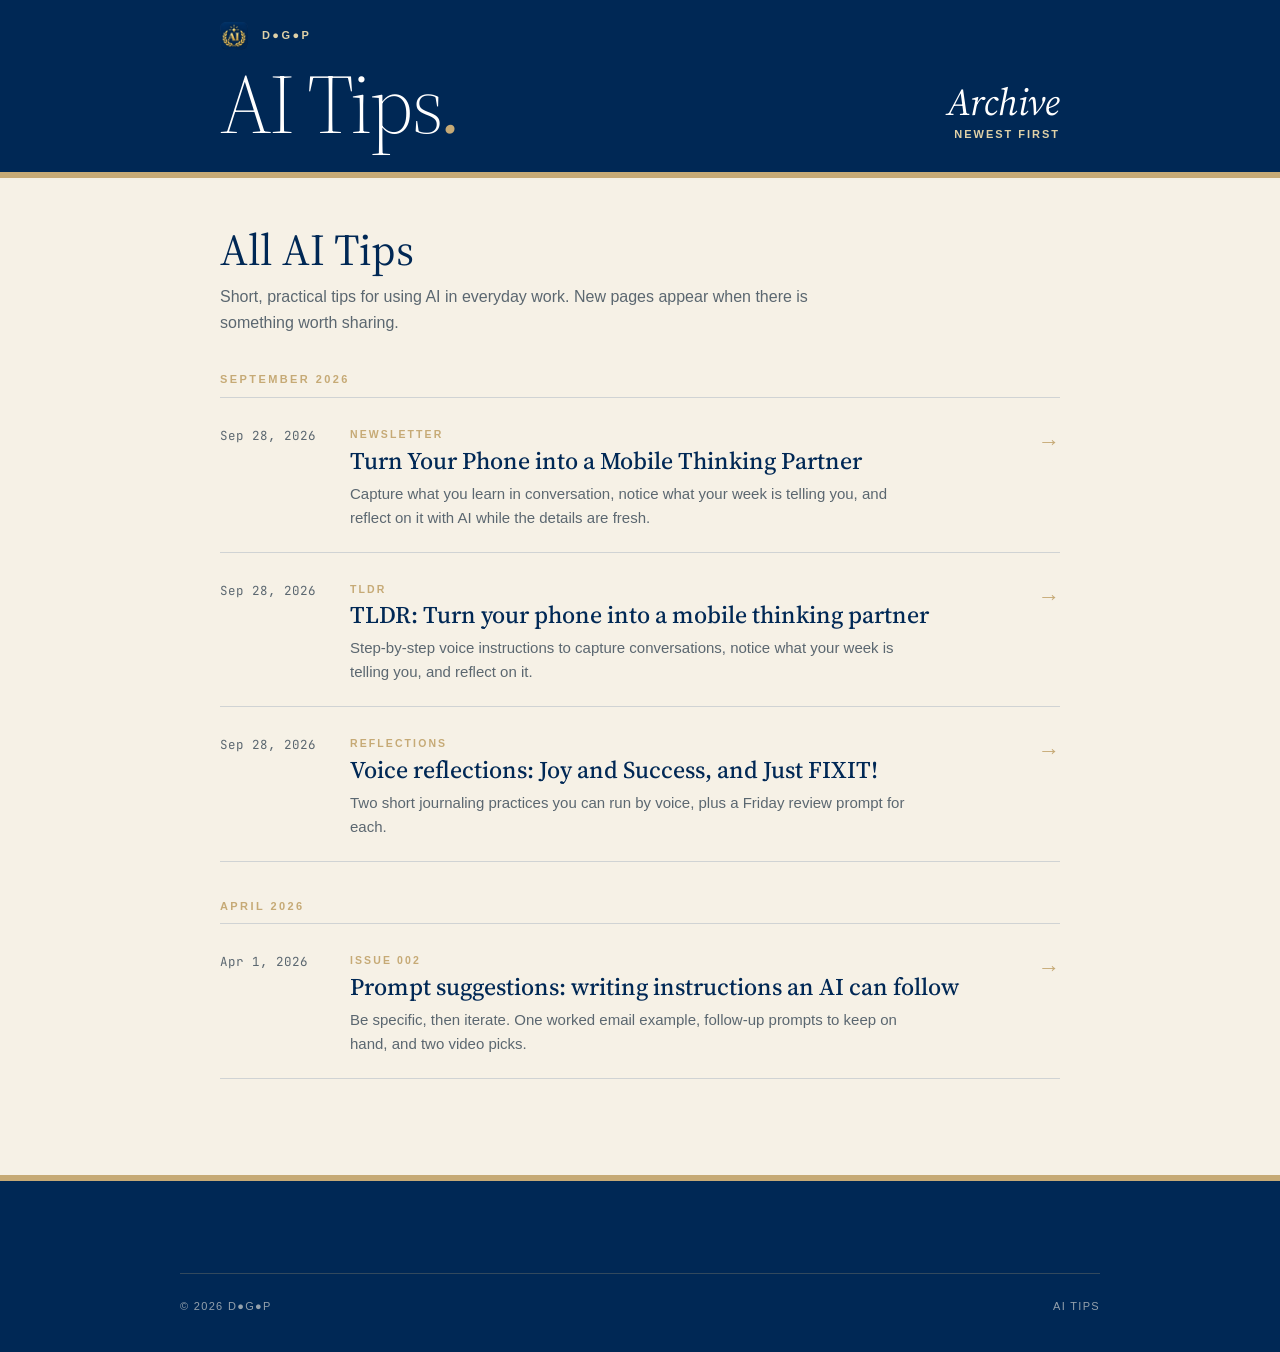
<file: index.html>
<!DOCTYPE html>
<html lang="en">
<head>
<meta charset="UTF-8" />
<meta name="viewport" content="width=device-width, initial-scale=1.0" />
<title>AI Tips: All Pages</title>
<meta name="description" content="Short, practical AI tips from D&#9679;G&#9679;P." />
<link rel="icon" href="assets/favicon.svg" type="image/svg+xml" />
<link rel="icon" href="favicon.ico" sizes="48x48" />
<link rel="apple-touch-icon" href="assets/apple-touch-icon.png" />
<link rel="manifest" href="assets/site.webmanifest" />
<meta name="theme-color" content="#002855" />
<link rel="stylesheet" href="assets/style.css" />
</head>
<body>
<header class="masthead"><div class="masthead-inner">
  <div>
    <div class="pub"><img class="pub-icon" src="assets/favicon.svg" alt="" width="28" height="28" /><span>D&#9679;G&#9679;P</span></div>
    <a class="home" href="./"><div class="wordmark">AI&nbsp;Tips<em>.</em></div></a>
  </div>
  <div class="meta"><span class="meta-num">Archive</span>Newest first</div>
</div></header>
<main class="archive">
<h1>All AI Tips</h1>
<p class="intro">Short, practical tips for using AI in everyday work. New pages appear when there is something worth sharing.</p>
<h2 class="month">September 2026</h2>
<a class="entry" id="voice-mode" href="2026-09-28-voice-mode/"><time datetime="2026-09-28">Sep 28, 2026</time><div><span class="tag">Newsletter</span><h3>Turn Your Phone into a Mobile Thinking Partner</h3><p>Capture what you learn in conversation, notice what your week is telling you, and reflect on it with AI while the details are fresh.</p></div><span class="go" aria-hidden="true">&rarr;</span></a>
<a class="entry" id="voice-mode-tldr" href="2026-09-28-voice-mode-tldr/"><time datetime="2026-09-28">Sep 28, 2026</time><div><span class="tag">TLDR</span><h3>TLDR: Turn your phone into a mobile thinking partner</h3><p>Step-by-step voice instructions to capture conversations, notice what your week is telling you, and reflect on it.</p></div><span class="go" aria-hidden="true">&rarr;</span></a>
<a class="entry" id="voice-reflections" href="2026-09-28-voice-reflections/"><time datetime="2026-09-28">Sep 28, 2026</time><div><span class="tag">Reflections</span><h3>Voice reflections: Joy and Success, and Just FIXIT!</h3><p>Two short journaling practices you can run by voice, plus a Friday review prompt for each.</p></div><span class="go" aria-hidden="true">&rarr;</span></a>
<h2 class="month">April 2026</h2>
<a class="entry" id="prompt-suggestions" href="2026-04-prompt-suggestions/"><time datetime="2026-04-01">Apr 1, 2026</time><div><span class="tag">Issue 002</span><h3>Prompt suggestions: writing instructions an AI can follow</h3><p>Be specific, then iterate. One worked email example, follow-up prompts to keep on hand, and two video picks.</p></div><span class="go" aria-hidden="true">&rarr;</span></a>
</main>
<footer class="footer"><div class="colophon"><span>&copy; 2026 D&#9679;G&#9679;P</span><span>AI Tips</span></div></footer>
</body>
</html>
</file>
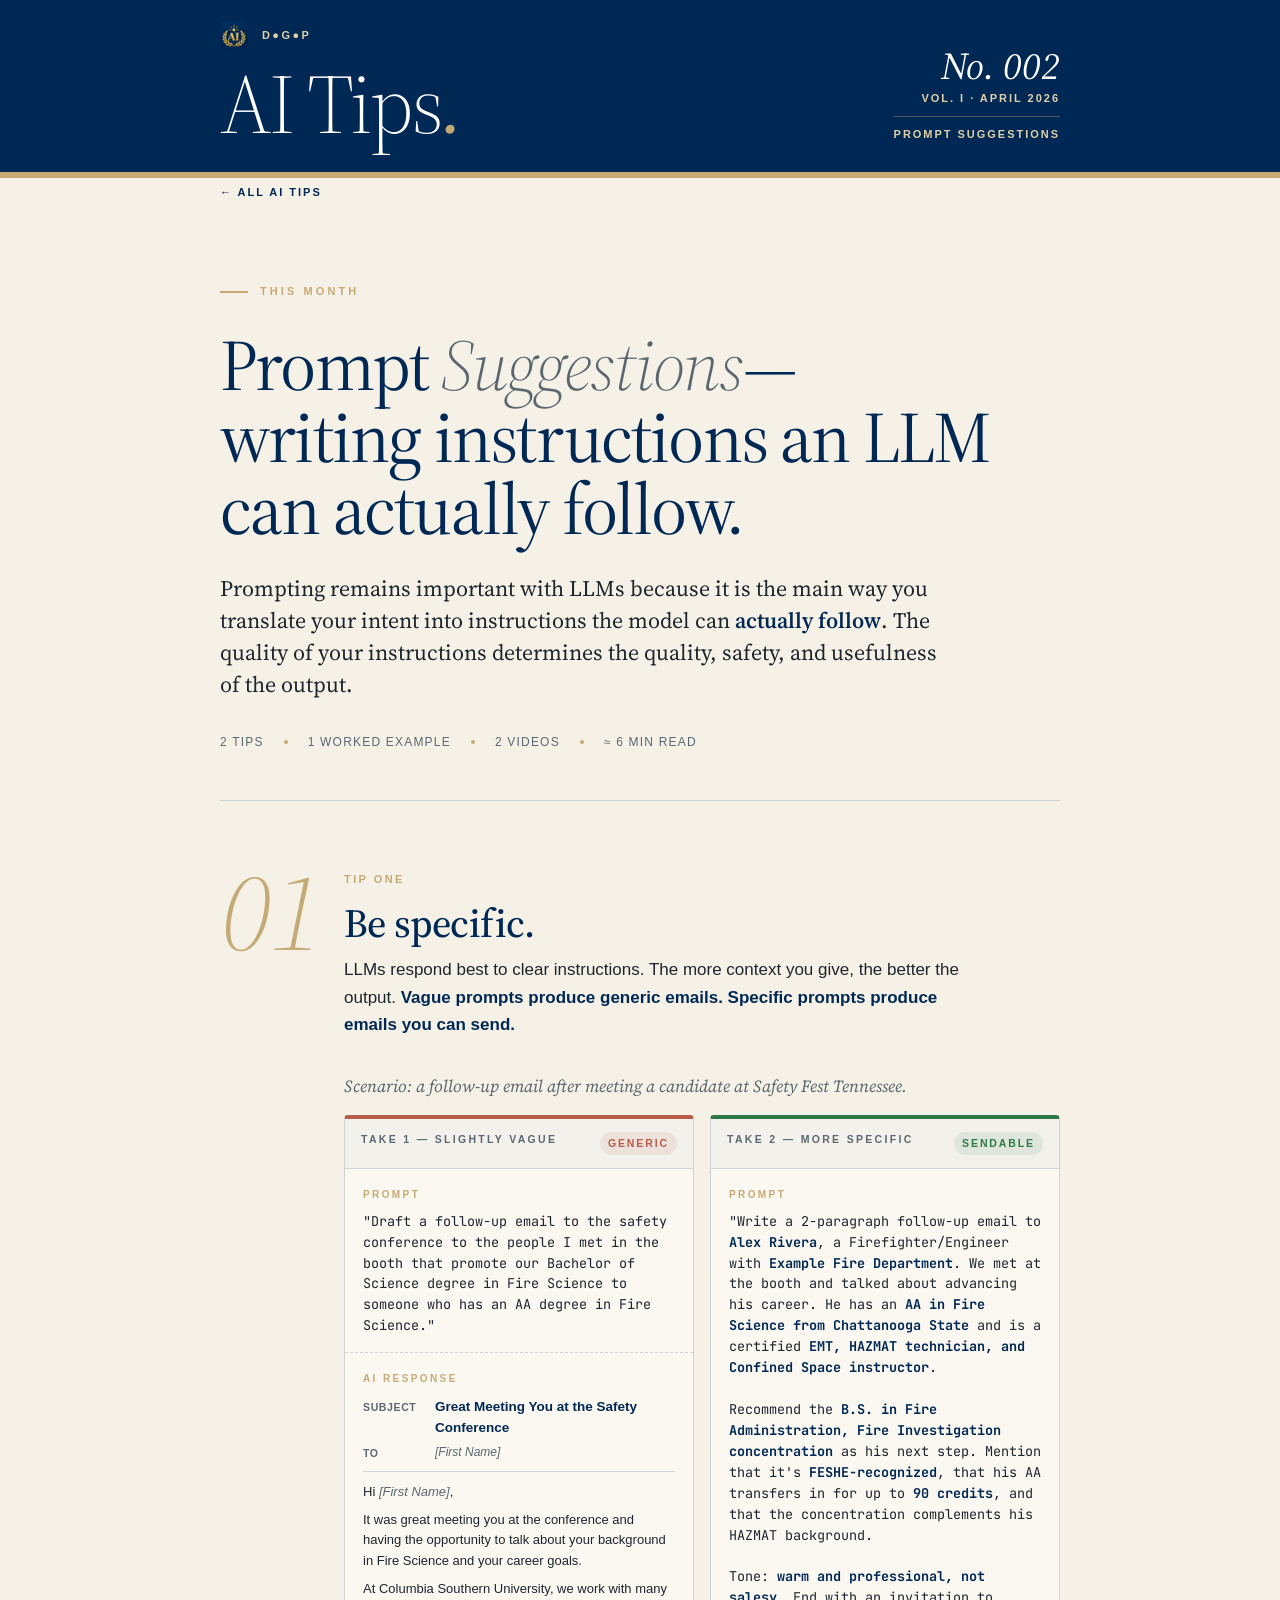
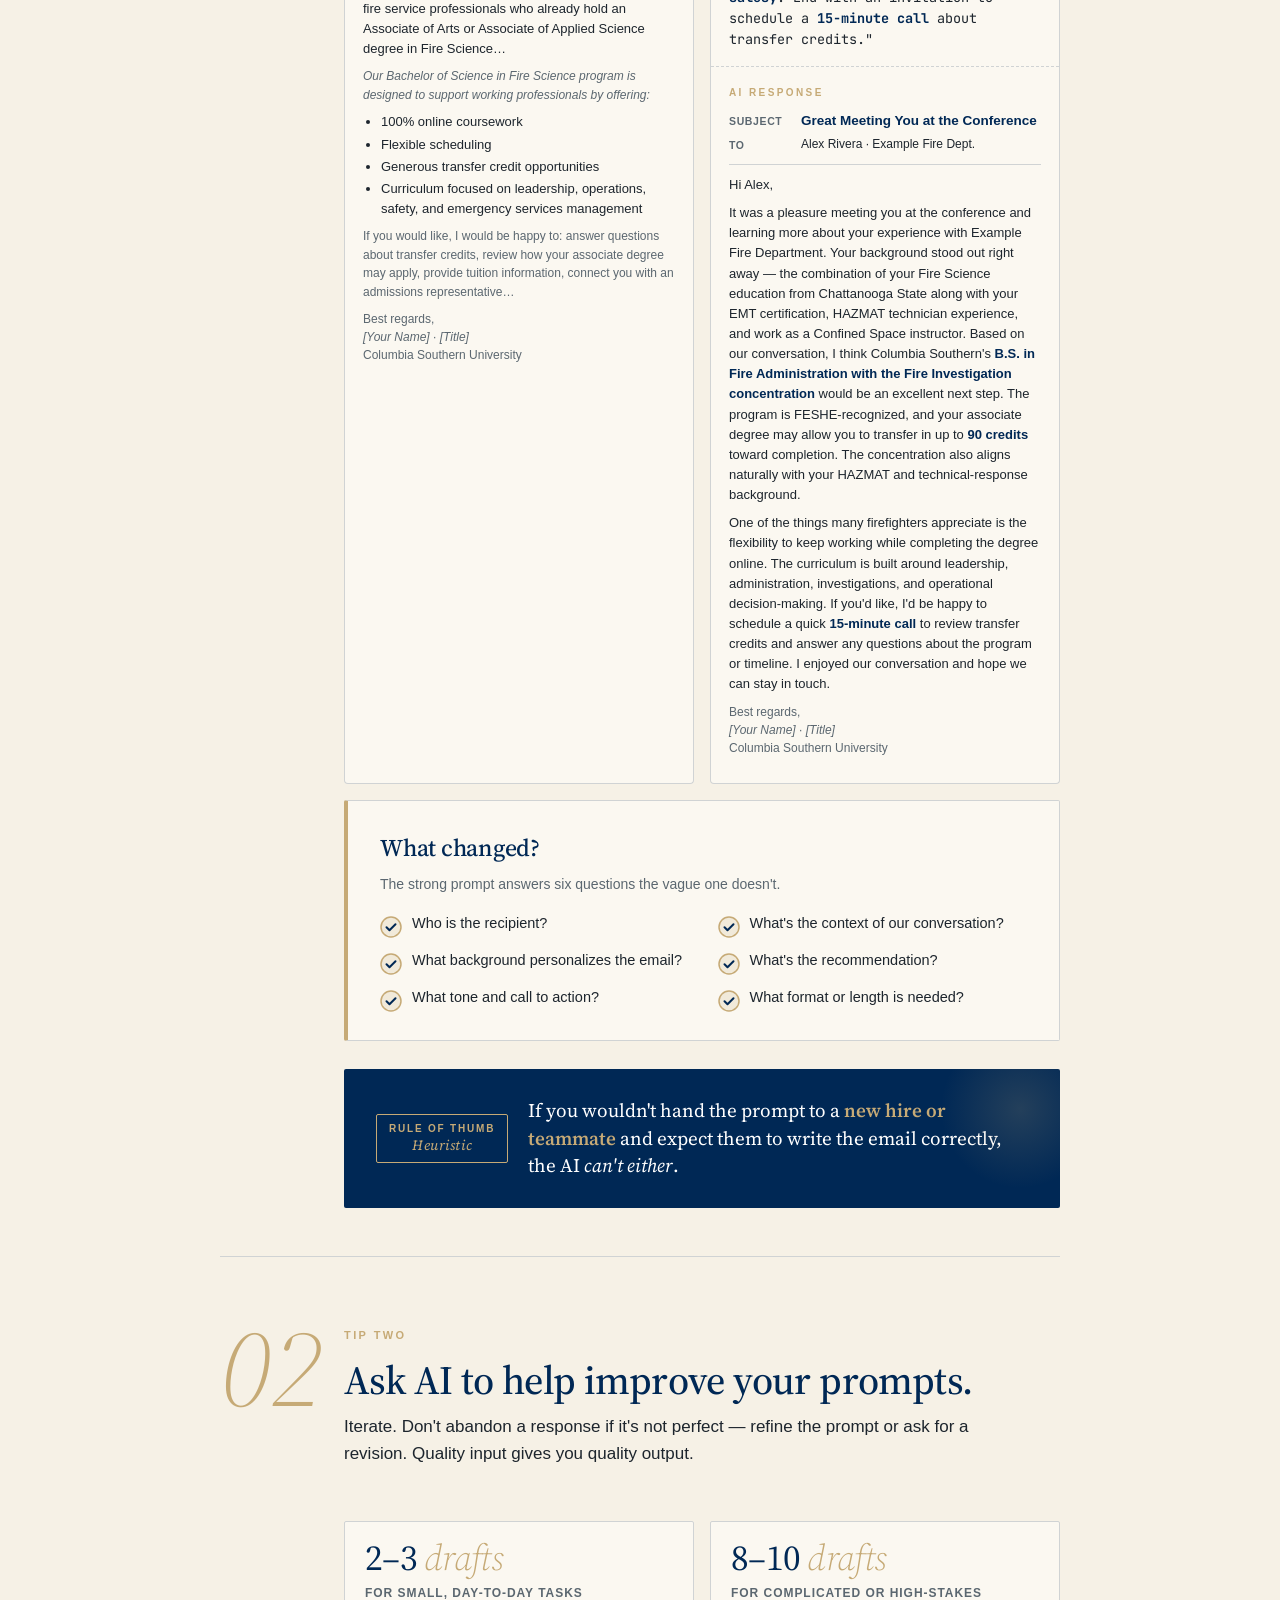
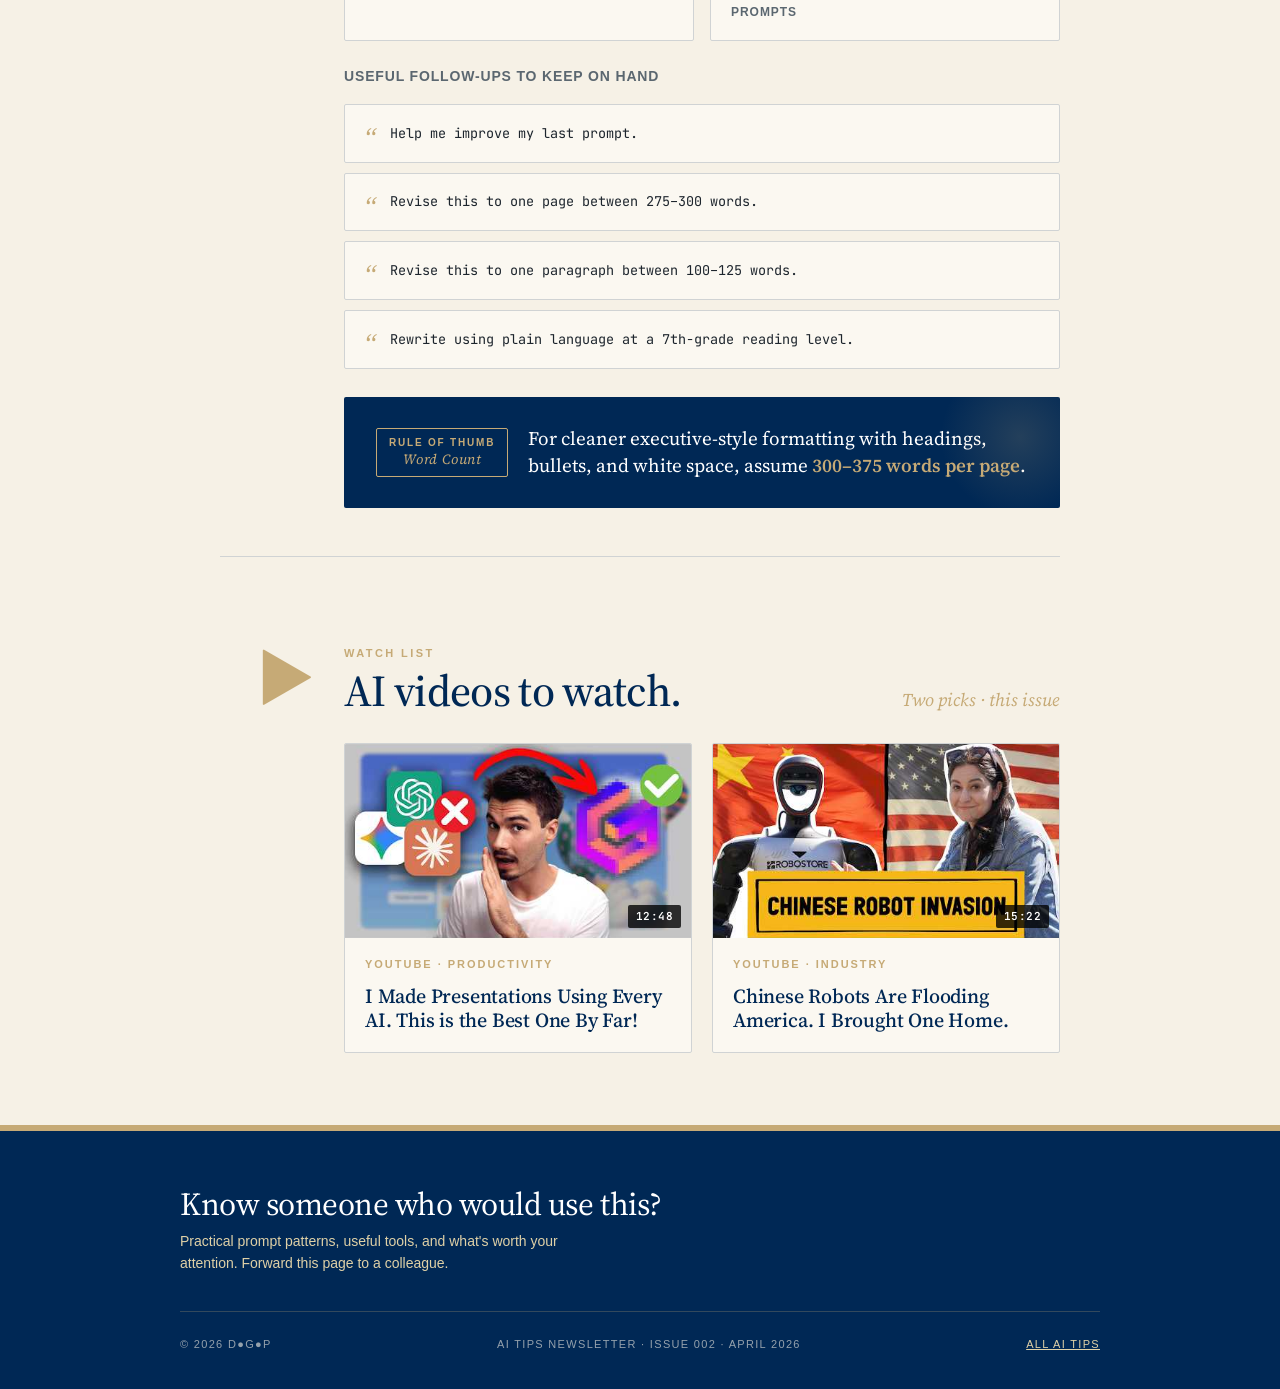
<file: 2026-04-prompt-suggestions/index.html>
<!DOCTYPE html>
<html lang="en">
<head>
<meta charset="UTF-8" />
<meta name="viewport" content="width=device-width, initial-scale=1.0" />
<title>AI Tips No. 002: Prompt Suggestions</title>
<meta name="description" content="Be specific, then iterate: two habits for writing prompts an AI can actually follow." />
<meta property="og:title" content="AI Tips No. 002: Prompt Suggestions" />
<link rel="icon" href="../assets/favicon.svg" type="image/svg+xml" />
<link rel="icon" href="../favicon.ico" sizes="48x48" />
<link rel="apple-touch-icon" href="../assets/apple-touch-icon.png" />
<link rel="manifest" href="../assets/site.webmanifest" />
<meta name="theme-color" content="#002855" />
<link rel="stylesheet" href="../assets/style.css" />
</head>
<body>
  <!-- MASTHEAD -->
  <header class="masthead">
    <div class="masthead-inner">
      <div>
        <div class="pub">
          <img class="pub-icon" src="../assets/favicon.svg" alt="" width="28" height="28" />
          <span>D&#9679;G&#9679;P</span>
        </div>
        <a class="home" href="../" aria-label="All AI Tips"><div class="wordmark">AI&nbsp;Tips<em>.</em></div></a>
      </div>
      <div class="meta">
        <span class="meta-num">No. 002</span>
        Vol. I · April 2026
        <hr/>
        Prompt Suggestions
      </div>
    </div>
  </header>

  <main class="page">
    <a class="backlink" href="../">&larr; All AI Tips</a>

    <!-- HERO -->
    <section class="hero">
      <div class="kicker">This Month</div>
      <h1 class="hero-title">Prompt <em>Suggestions</em>—<br/>writing instructions an LLM can actually follow.</h1>
      <p class="lede">
        Prompting remains important with LLMs because it is the main way you translate your intent into instructions the model can&nbsp;<strong>actually follow</strong>. The quality of your instructions determines the quality, safety, and usefulness of the output.
      </p>
      <div class="byline">
        <span>2 Tips</span><span class="dot"></span>
        <span>1 Worked Example</span><span class="dot"></span>
        <span>2 Videos</span><span class="dot"></span>
        <span>≈ 6 min read</span>
      </div>
    </section>

    <!-- SECTION 01 -->
    <section class="section">
      <div class="section-head">
        <div class="num">01</div>
        <div>
          <span class="tag">Tip One</span>
          <h2>Be specific.</h2>
          <p>LLMs respond best to clear instructions. The more context you give, the better the output. <strong class="em-navy">Vague prompts produce generic emails. Specific prompts produce emails you can send.</strong></p>
        </div>
      </div>

      <div class="section-body">
        <div class="col-r">
          <p class="scenario">Scenario: a follow-up email after meeting a candidate at <em>Safety Fest Tennessee</em>.</p>

          <div class="pair">
            <!-- VAGUE -->
            <div class="card vague">
              <div class="card-tab">
                <span class="label">Take 1 — Slightly Vague</span>
                <span class="badge bad">Generic</span>
              </div>
              <div class="prompt">
                "Draft a follow-up email to the safety conference to the people I met in the booth that promote our Bachelor of Science degree in Fire Science to someone who has an AA degree in Fire Science."
              </div>
              <div class="email">
                <div class="email-head">
                  <span class="k">Subject</span><span class="v subj">Great Meeting You at the Safety Conference</span>
                  <span class="k">To</span><span class="v"><span class="v-token">[First Name]</span></span>
                </div>
                <div class="email-body">
                  <p>Hi <span class="v-token">[First Name]</span>,</p>
                  <p>It was great meeting you at the conference and having the opportunity to talk about your background in Fire Science and your career goals.</p>
                  <p>At Columbia Southern University, we work with many fire service professionals who already hold an Associate of Arts or Associate of Applied Science degree in Fire Science…</p>
                  <p class="email-note it">Our Bachelor of Science in Fire Science program is designed to support working professionals by offering:</p>
                  <ul>
                    <li>100% online coursework</li>
                    <li>Flexible scheduling</li>
                    <li>Generous transfer credit opportunities</li>
                    <li>Curriculum focused on leadership, operations, safety, and emergency services management</li>
                  </ul>
                  <p class="email-note">If you would like, I would be happy to: answer questions about transfer credits, review how your associate degree may apply, provide tuition information, connect you with an admissions representative…</p>
                  <p class="sig">Best regards,<br/><span class="v-token">[Your Name]</span> · <span class="v-token">[Title]</span><br/>Columbia Southern University</p>
                </div>
              </div>
            </div>

            <!-- SPECIFIC -->
            <div class="card specific">
              <div class="card-tab">
                <span class="label">Take 2 — More Specific</span>
                <span class="badge good">Sendable</span>
              </div>
              <div class="prompt">
                "Write a 2-paragraph follow-up email to <b class="em-navy">Alex Rivera</b>, a Firefighter/Engineer with <b class="em-navy">Example Fire Department</b>. We met at the booth and talked about advancing his career. He has an <b class="em-navy">AA in Fire Science from Chattanooga State</b> and is a certified <b class="em-navy">EMT, HAZMAT technician, and Confined Space instructor</b>.<br/><br/>Recommend the <b class="em-navy">B.S. in Fire Administration, Fire Investigation concentration</b> as his next step. Mention that it's <b class="em-navy">FESHE-recognized</b>, that his AA transfers in for up to <b class="em-navy">90 credits</b>, and that the concentration complements his HAZMAT background.<br/><br/>Tone: <b class="em-navy">warm and professional, not salesy</b>. End with an invitation to schedule a <b class="em-navy">15-minute call</b> about transfer credits."
              </div>
              <div class="email">
                <div class="email-head">
                  <span class="k">Subject</span><span class="v subj">Great Meeting You at the Conference</span>
                  <span class="k">To</span><span class="v">Alex Rivera · Example Fire Dept.</span>
                </div>
                <div class="email-body">
                  <p>Hi Alex,</p>
                  <p>It was a pleasure meeting you at the conference and learning more about your experience with Example Fire Department. Your background stood out right away — the combination of your Fire Science education from Chattanooga State along with your EMT certification, HAZMAT technician experience, and work as a Confined Space instructor. Based on our conversation, I think Columbia Southern's <b class="em-navy">B.S. in Fire Administration with the Fire Investigation concentration</b> would be an excellent next step. The program is FESHE-recognized, and your associate degree may allow you to transfer in up to <b class="em-navy">90 credits</b> toward completion. The concentration also aligns naturally with your HAZMAT and technical-response background.</p>
                  <p>One of the things many firefighters appreciate is the flexibility to keep working while completing the degree online. The curriculum is built around leadership, administration, investigations, and operational decision-making. If you'd like, I'd be happy to schedule a quick <b class="em-navy">15-minute call</b> to review transfer credits and answer any questions about the program or timeline. I enjoyed our conversation and hope we can stay in touch.</p>
                  <p class="sig">Best regards,<br/><span class="v-token">[Your Name]</span> · <span class="v-token">[Title]</span><br/>Columbia Southern University</p>
                </div>
              </div>
            </div>
          </div>

          <!-- WHAT CHANGED -->
          <div class="what-changed">
            <h3>What changed?</h3>
            <p class="sub">The strong prompt answers six questions the vague one doesn't.</p>
            <ul class="check-grid">
              <li>
                <svg width="22" height="22" viewBox="0 0 22 22" fill="none" aria-hidden="true">
                  <circle cx="11" cy="11" r="10" fill="#c6aa76" fill-opacity="0.18" stroke="#c6aa76" stroke-width="1.5"/>
                  <path d="M6.5 11.2 9.5 14.2 15.5 8.2" stroke="#002855" stroke-width="2" stroke-linecap="round" stroke-linejoin="round"/>
                </svg>
                <span>Who is the recipient?</span>
              </li><li>
                <svg width="22" height="22" viewBox="0 0 22 22" fill="none" aria-hidden="true">
                  <circle cx="11" cy="11" r="10" fill="#c6aa76" fill-opacity="0.18" stroke="#c6aa76" stroke-width="1.5"/>
                  <path d="M6.5 11.2 9.5 14.2 15.5 8.2" stroke="#002855" stroke-width="2" stroke-linecap="round" stroke-linejoin="round"/>
                </svg>
                <span>What's the context of our conversation?</span>
              </li><li>
                <svg width="22" height="22" viewBox="0 0 22 22" fill="none" aria-hidden="true">
                  <circle cx="11" cy="11" r="10" fill="#c6aa76" fill-opacity="0.18" stroke="#c6aa76" stroke-width="1.5"/>
                  <path d="M6.5 11.2 9.5 14.2 15.5 8.2" stroke="#002855" stroke-width="2" stroke-linecap="round" stroke-linejoin="round"/>
                </svg>
                <span>What background personalizes the email?</span>
              </li><li>
                <svg width="22" height="22" viewBox="0 0 22 22" fill="none" aria-hidden="true">
                  <circle cx="11" cy="11" r="10" fill="#c6aa76" fill-opacity="0.18" stroke="#c6aa76" stroke-width="1.5"/>
                  <path d="M6.5 11.2 9.5 14.2 15.5 8.2" stroke="#002855" stroke-width="2" stroke-linecap="round" stroke-linejoin="round"/>
                </svg>
                <span>What's the recommendation?</span>
              </li><li>
                <svg width="22" height="22" viewBox="0 0 22 22" fill="none" aria-hidden="true">
                  <circle cx="11" cy="11" r="10" fill="#c6aa76" fill-opacity="0.18" stroke="#c6aa76" stroke-width="1.5"/>
                  <path d="M6.5 11.2 9.5 14.2 15.5 8.2" stroke="#002855" stroke-width="2" stroke-linecap="round" stroke-linejoin="round"/>
                </svg>
                <span>What tone and call to action?</span>
              </li><li>
                <svg width="22" height="22" viewBox="0 0 22 22" fill="none" aria-hidden="true">
                  <circle cx="11" cy="11" r="10" fill="#c6aa76" fill-opacity="0.18" stroke="#c6aa76" stroke-width="1.5"/>
                  <path d="M6.5 11.2 9.5 14.2 15.5 8.2" stroke="#002855" stroke-width="2" stroke-linecap="round" stroke-linejoin="round"/>
                </svg>
                <span>What format or length is needed?</span>
              </li>
            </ul>
          </div>

          <!-- ROT -->
          <aside class="rot">
            <div class="stamp"><b>Rule of Thumb</b>Heuristic</div>
            <p>If you wouldn't hand the prompt to a <strong>new hire or teammate</strong> and expect them to write the email correctly, the AI <em>can't either</em>.</p>
          </aside>
        </div>
      </div>
    </section>

    <!-- SECTION 02 -->
    <section class="section">
      <div class="section-head">
        <div class="num">02</div>
        <div>
          <span class="tag">Tip Two</span>
          <h2>Ask AI to help improve your prompts.</h2>
          <p>Iterate. Don't abandon a response if it's not perfect — refine the prompt or ask for a revision. Quality input gives you quality output.</p>
        </div>
      </div>

      <div class="section-body">
        <div class="col-r">

          <div class="iteration">
            <div class="stat">
              <div class="n">2&ndash;3<em> drafts</em></div>
              <div class="t">For small, day-to-day tasks</div>
            </div>
            <div class="stat">
              <div class="n">8&ndash;10<em> drafts</em></div>
              <div class="t">For complicated or high-stakes prompts</div>
            </div>
          </div>

          <p class="list-label">Useful follow-ups to keep on hand</p>

          <div class="followups">
            <div class="followup">
              <span class="quote">&ldquo;</span>
              <p>Help me improve my last prompt.</p>
            </div><div class="followup">
              <span class="quote">&ldquo;</span>
              <p>Revise this to one page between 275–300 words.</p>
            </div><div class="followup">
              <span class="quote">&ldquo;</span>
              <p>Revise this to one paragraph between 100–125 words.</p>
            </div><div class="followup">
              <span class="quote">&ldquo;</span>
              <p>Rewrite using plain language at a 7th-grade reading level.</p>
            </div>
          </div>

          <aside class="rot">
            <div class="stamp"><b>Rule of Thumb</b>Word Count</div>
            <p>For cleaner executive-style formatting with headings, bullets, and white space, assume <strong>300–375 words per page</strong>.</p>
          </aside>

        </div>
      </div>
    </section>

    <!-- VIDEOS -->
    <section class="section">
      <div class="videos-head">
        <div class="num">▶</div>
        <div>
          <span class="tag tag-inline">Watch List</span>
          <h2>AI videos to watch.</h2>
        </div>
        <div class="count">Two picks · this issue</div>
      </div>

      <div class="videos">
        <div></div>
        <div class="video-grid">
          <div class="video">
            <div class="video-thumb">
              <img src="[data-uri]" alt="I Made Presentations Using Every AI" />
              <div class="play"><span>
                <svg width="20" height="20" viewBox="0 0 20 20" fill="none" aria-hidden="true">
                  <path d="M6 4.5 16 10 6 15.5z" fill="#c6aa76"/>
                </svg>
              </span></div>
              <span class="duration">12:48</span>
            </div>
            <div class="video-meta">
              <span class="src">YouTube · Productivity</span>
              <h3>I Made Presentations Using Every AI. This is the Best One By Far!</h3>
</div>
          </div>

          <div class="video">
            <div class="video-thumb">
              <img src="[data-uri]" alt="Chinese Robots Are Flooding America" />
              <div class="play"><span>
                <svg width="20" height="20" viewBox="0 0 20 20" fill="none" aria-hidden="true">
                  <path d="M6 4.5 16 10 6 15.5z" fill="#c6aa76"/>
                </svg>
              </span></div>
              <span class="duration">15:22</span>
            </div>
            <div class="video-meta">
              <span class="src">YouTube · Industry</span>
              <h3>Chinese Robots Are Flooding America. I Brought One Home.</h3>
</div>
          </div>
        </div>
      </div>
    </section>

  </main>

  <!-- FOOTER -->
  <footer class="footer">
    <div class="footer-inner">
      <div>
        <h4>Know someone who would use this?</h4>
        <p>Practical prompt patterns, useful tools, and what's worth your attention. Forward this page to a colleague.</p>
      </div>
    </div>
    <div class="colophon">
      <span>© 2026 D&#9679;G&#9679;P</span>
      <span>AI Tips Newsletter · Issue 002 · April 2026</span>
      <span><a href="../">All AI Tips</a></span>
    </div>
  </footer>

</body>
</html>
</file>
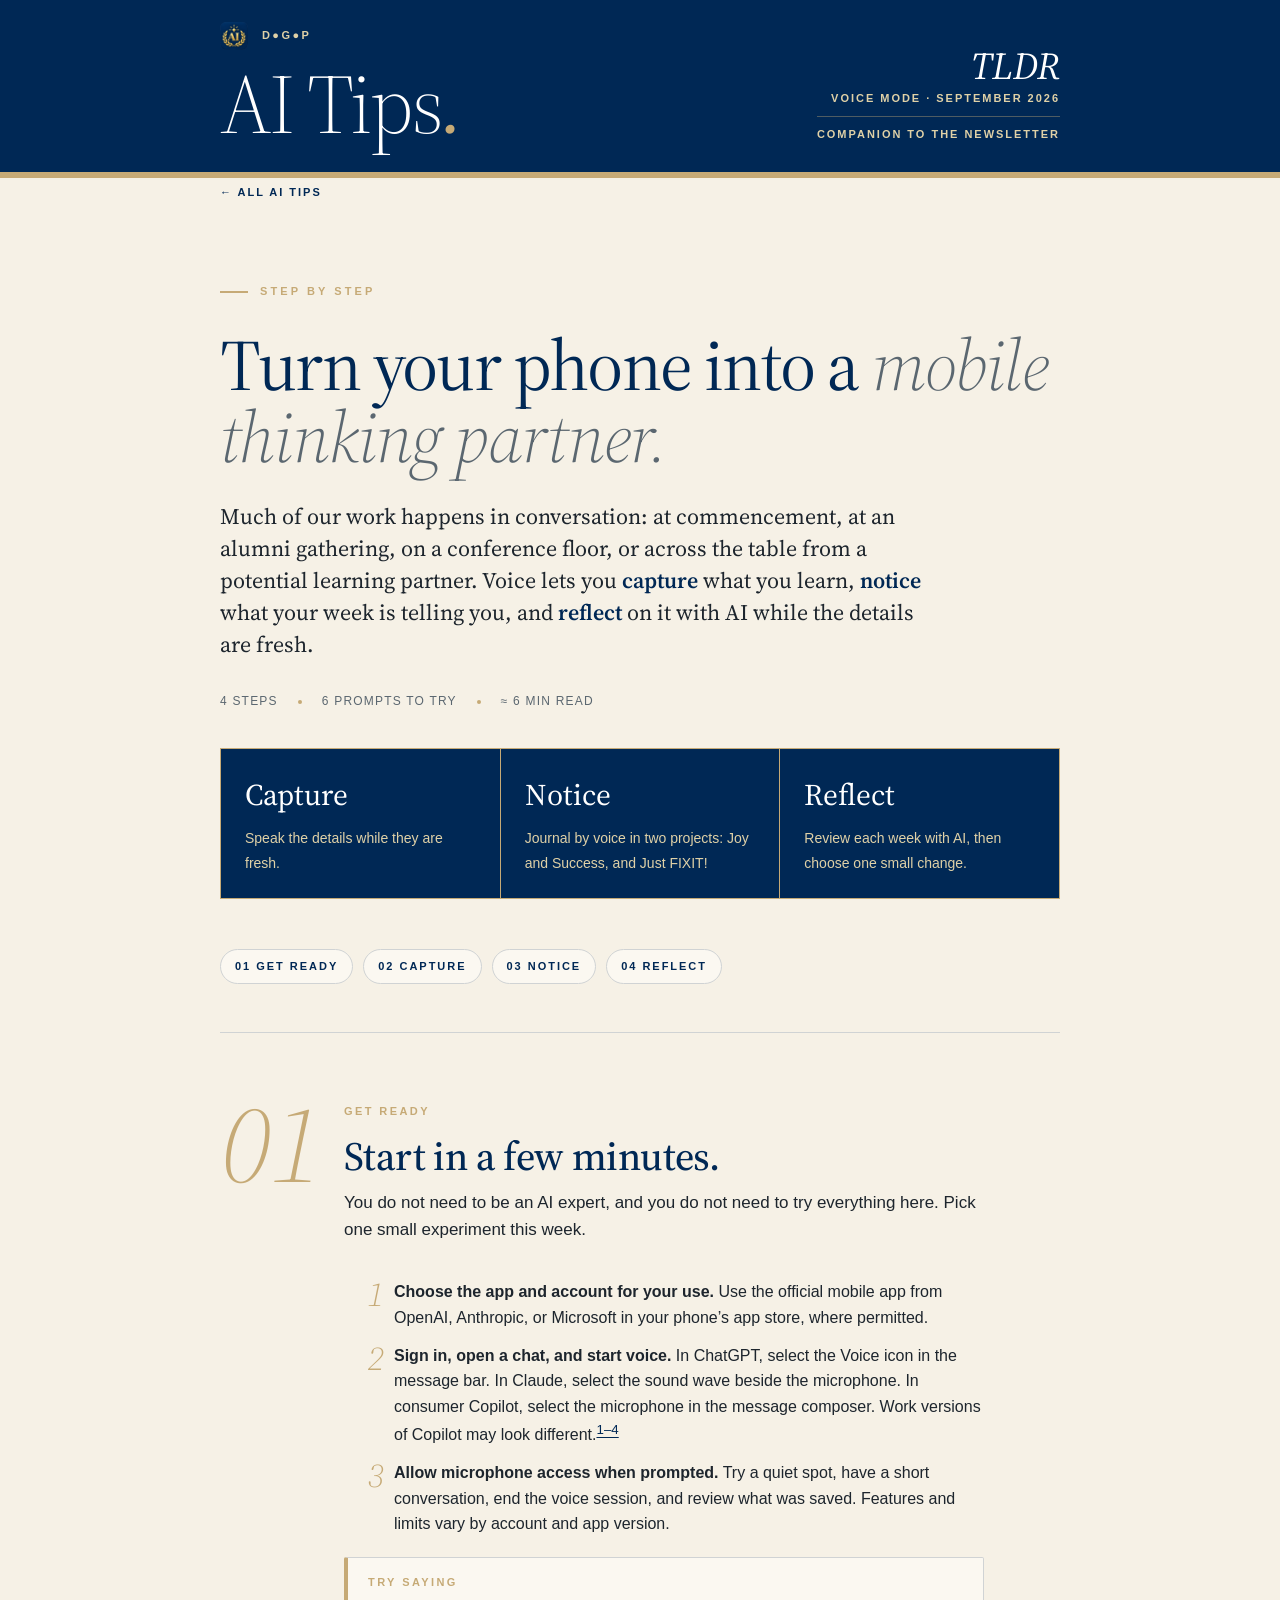
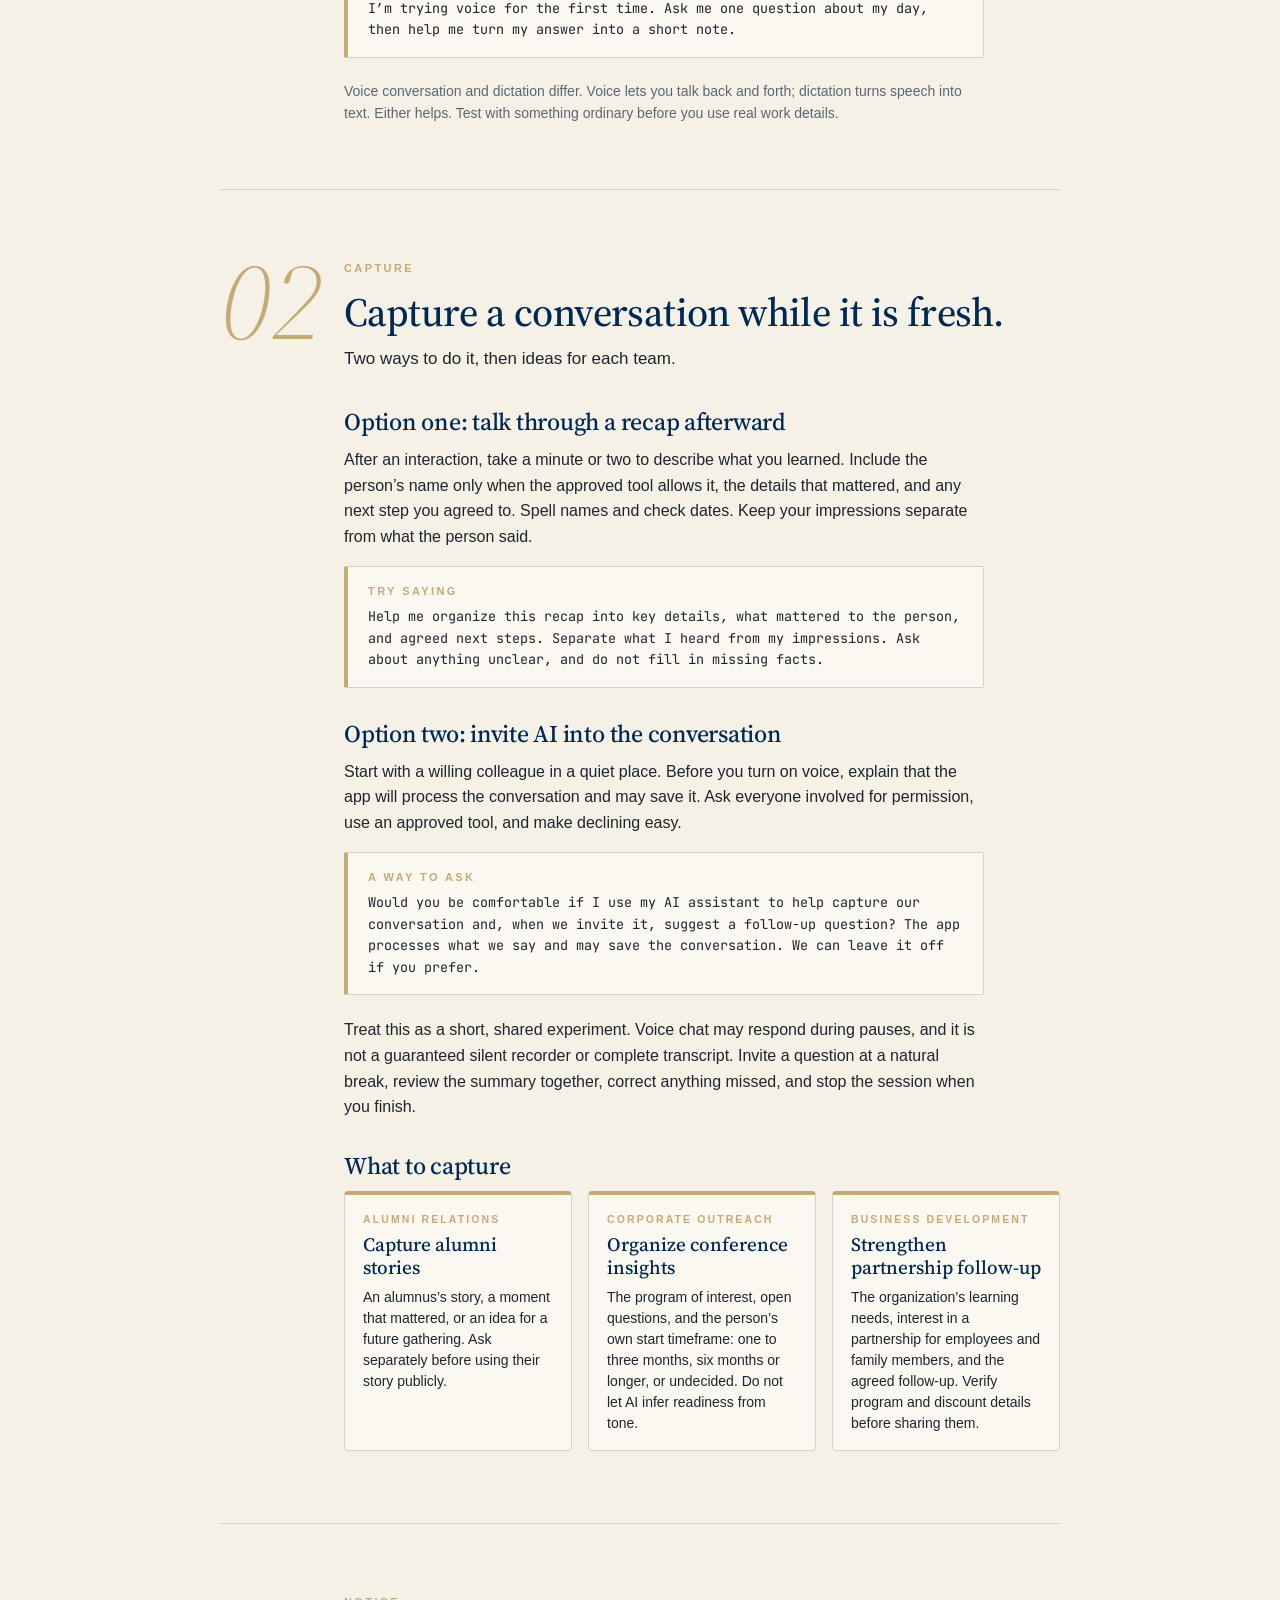
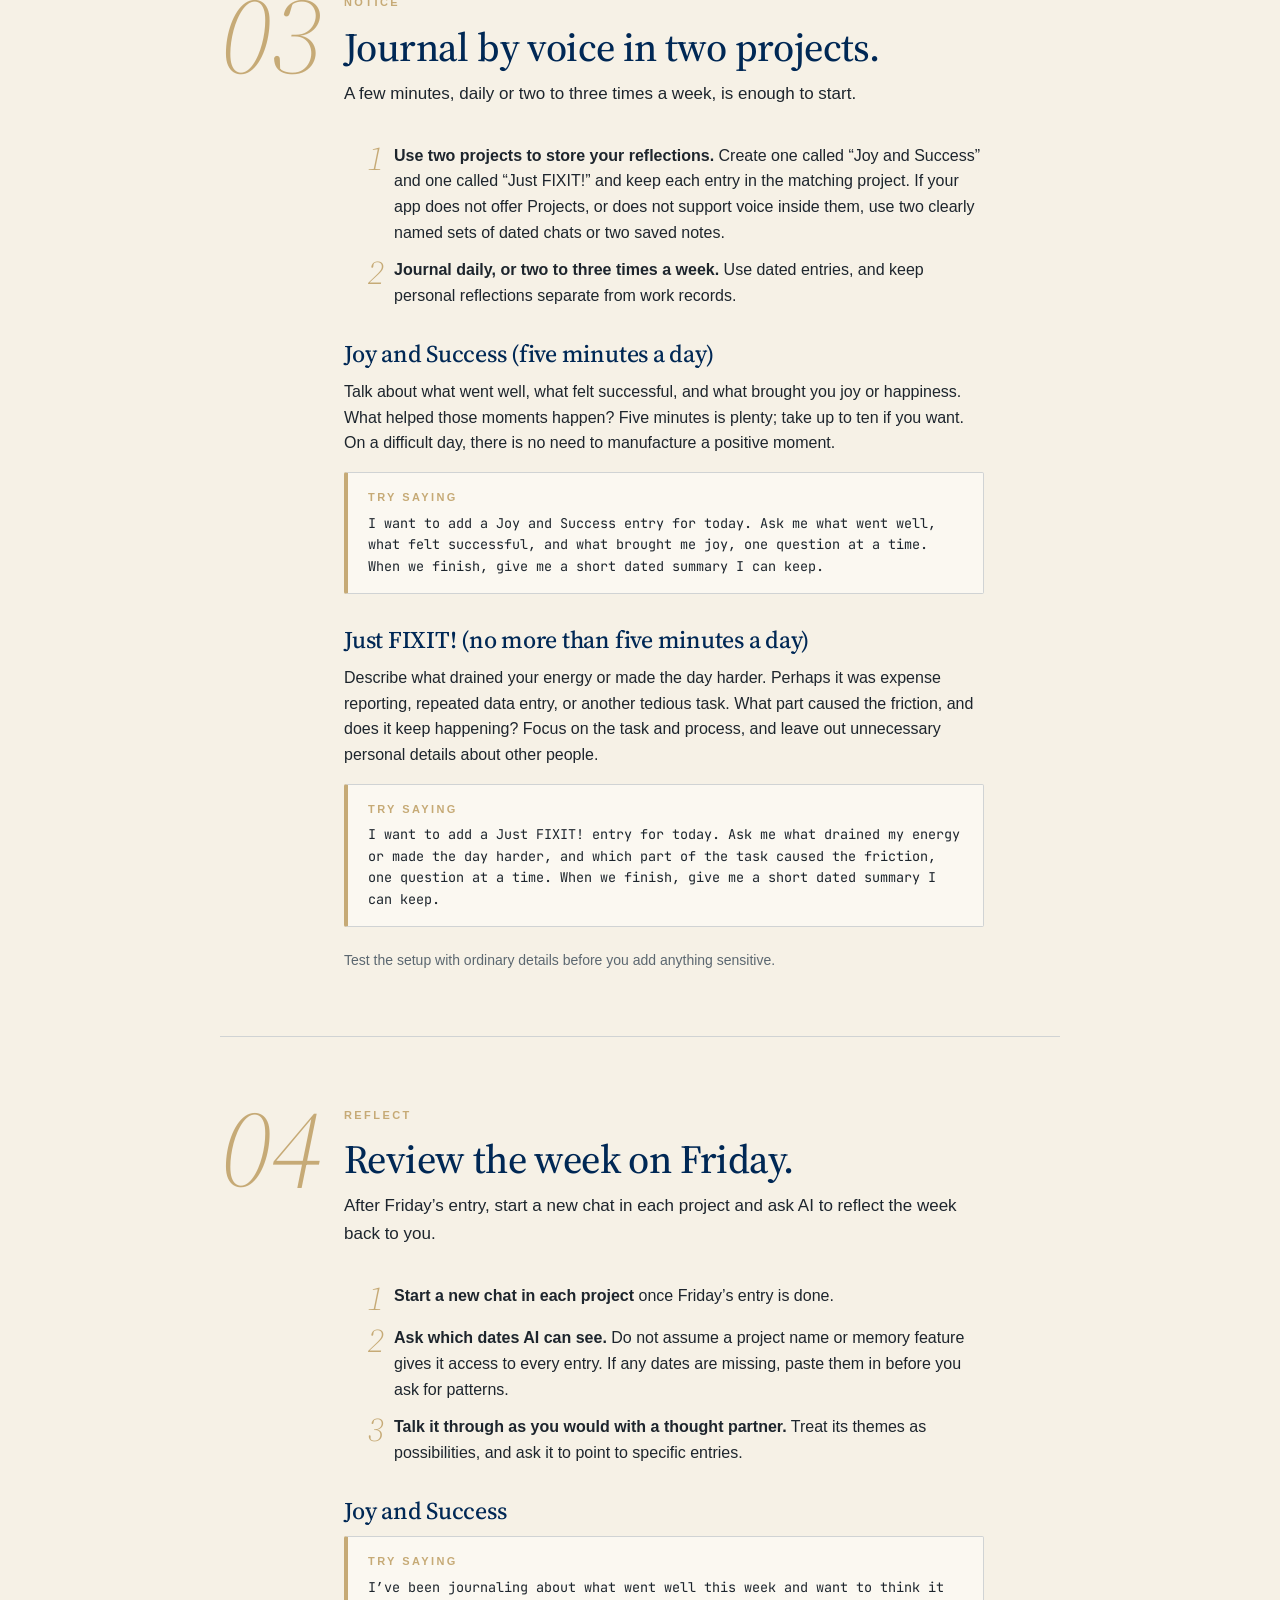
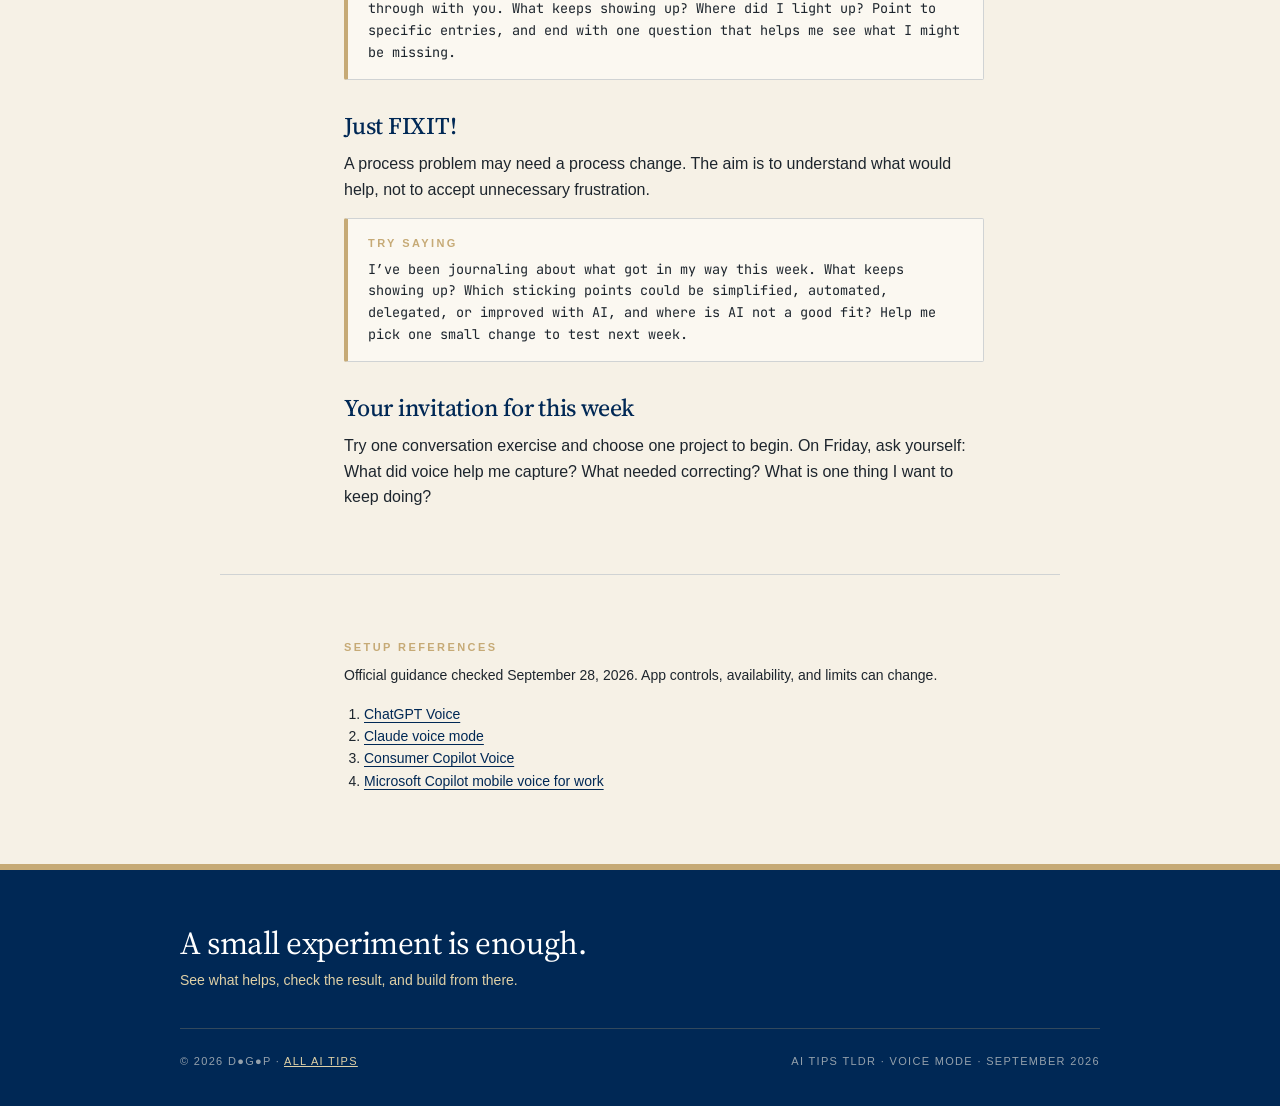
<file: 2026-09-28-voice-mode-tldr/index.html>
<!DOCTYPE html>
<html lang="en">
<head>
<meta charset="UTF-8" />
<meta name="viewport" content="width=device-width, initial-scale=1.0" />
<title>AI Tips TLDR: Turn Your Phone into a Mobile Thinking Partner</title>
<meta name="description" content="Step-by-step instructions for using AI voice to capture conversations, notice what your week is telling you, and reflect on it." />
<link rel="icon" href="../assets/favicon.svg" type="image/svg+xml" />
<link rel="icon" href="../favicon.ico" sizes="48x48" />
<link rel="apple-touch-icon" href="../assets/apple-touch-icon.png" />
<link rel="manifest" href="../assets/site.webmanifest" />
<meta name="theme-color" content="#002855" />
<link rel="stylesheet" href="../assets/style.css" />
<meta property="og:title" content="AI Tips TLDR: Turn Your Phone into a Mobile Thinking Partner" />
<meta property="og:type" content="article" />
</head>
<body>
<header class="masthead"><div class="masthead-inner">
  <div>
    <div class="pub"><img class="pub-icon" src="../assets/favicon.svg" alt="" width="28" height="28" /><span>D&#9679;G&#9679;P</span></div>
    <a class="home" href="../" aria-label="All AI Tips"><div class="wordmark">AI&nbsp;Tips<em>.</em></div></a>
  </div>
  <div class="meta"><span class="meta-num">TLDR</span>Voice Mode &middot; September 2026<hr/>Companion to the newsletter</div>
</div></header>

<main class="page">
  <a class="backlink" href="../">&larr; All AI Tips</a>
  <section class="hero">
    <div class="kicker">Step by step</div>
    <h1 class="hero-title">Turn your phone into a <em>mobile thinking partner.</em></h1>
    <p class="lede">Much of our work happens in conversation: at commencement, at an alumni gathering, on a conference floor, or across the table from a potential learning partner. Voice lets you <strong>capture</strong> what you learn, <strong>notice</strong> what your week is telling you, and <strong>reflect</strong> on it with AI while the details are fresh.</p>
    <div class="byline"><span>4 Steps</span><span class="dot"></span><span>6 Prompts to Try</span><span class="dot"></span><span>&asymp; 6 min read</span></div>
    <div class="ribbon">
      <div><strong>Capture</strong><span>Speak the details while they are fresh.</span></div>
      <div><strong>Notice</strong><span>Journal by voice in two projects: Joy and Success, and Just FIXIT!</span></div>
      <div><strong>Reflect</strong><span>Review each week with AI, then choose one small change.</span></div>
    </div>
    <nav class="chips" aria-label="On this page"><a href="#ready">01 Get ready</a><a href="#capture">02 Capture</a><a href="#notice">03 Notice</a><a href="#reflect">04 Reflect</a></nav>
  </section>

  <section class="section" id="ready">
    <div class="section-head"><div class="num">01</div><div><span class="tag">Get ready</span><h2>Start in a few minutes.</h2><p>You do not need to be an AI expert, and you do not need to try everything here. Pick one small experiment this week.</p></div></div>
    <div class="section-body"><div class="col-r">
      <ol class="steps">
        <li><span><strong>Choose the app and account for your use.</strong> Use the official mobile app from OpenAI, Anthropic, or Microsoft in your phone&rsquo;s app store, where permitted.</span></li>
        <li><span><strong>Sign in, open a chat, and start voice.</strong> In ChatGPT, select the Voice icon in the message bar. In Claude, select the sound wave beside the microphone. In consumer Copilot, select the microphone in the message composer. Work versions of Copilot may look different.<sup><a href="#refs">1&ndash;4</a></sup></span></li>
        <li><span><strong>Allow microphone access when prompted.</strong> Try a quiet spot, have a short conversation, end the voice session, and review what was saved. Features and limits vary by account and app version.</span></li>
      </ol>
      <div class="say"><span class="label">Try saying</span><p>I&rsquo;m trying voice for the first time. Ask me one question about my day, then help me turn my answer into a short note.</p></div>
      <p class="note">Voice conversation and dictation differ. Voice lets you talk back and forth; dictation turns speech into text. Either helps. Test with something ordinary before you use real work details.</p>
    </div></div>
  </section>

  <section class="section" id="capture">
    <div class="section-head"><div class="num">02</div><div><span class="tag">Capture</span><h2>Capture a conversation while it is fresh.</h2><p>Two ways to do it, then ideas for each team.</p></div></div>
    <div class="section-body"><div class="col-r">
      <h3 class="sub-h first">Option one: talk through a recap afterward</h3>
      <p>After an interaction, take a minute or two to describe what you learned. Include the person&rsquo;s name only when the approved tool allows it, the details that mattered, and any next step you agreed to. Spell names and check dates. Keep your impressions separate from what the person said.</p>
      <div class="say"><span class="label">Try saying</span><p>Help me organize this recap into key details, what mattered to the person, and agreed next steps. Separate what I heard from my impressions. Ask about anything unclear, and do not fill in missing facts.</p></div>
      <h3 class="sub-h">Option two: invite AI into the conversation</h3>
      <p>Start with a willing colleague in a quiet place. Before you turn on voice, explain that the app will process the conversation and may save it. Ask everyone involved for permission, use an approved tool, and make declining easy.</p>
      <div class="say"><span class="label">A way to ask</span><p>Would you be comfortable if I use my AI assistant to help capture our conversation and, when we invite it, suggest a follow-up question? The app processes what we say and may save the conversation. We can leave it off if you prefer.</p></div>
      <p>Treat this as a short, shared experiment. Voice chat may respond during pauses, and it is not a guaranteed silent recorder or complete transcript. Invite a question at a natural break, review the summary together, correct anything missed, and stop the session when you finish.</p>
      <h3 class="sub-h">What to capture</h3>
      <div class="team">
        <div class="card"><div class="eyebrow">Alumni Relations</div><h4>Capture alumni stories</h4><p>An alumnus&rsquo;s story, a moment that mattered, or an idea for a future gathering. Ask separately before using their story publicly.</p></div>
        <div class="card"><div class="eyebrow">Corporate Outreach</div><h4>Organize conference insights</h4><p>The program of interest, open questions, and the person&rsquo;s own start timeframe: one to three months, six months or longer, or undecided. Do not let AI infer readiness from tone.</p></div>
        <div class="card"><div class="eyebrow">Business Development</div><h4>Strengthen partnership follow-up</h4><p>The organization&rsquo;s learning needs, interest in a partnership for employees and family members, and the agreed follow-up. Verify program and discount details before sharing them.</p></div>
      </div>
    </div></div>
  </section>

  <section class="section" id="notice">
    <div class="section-head"><div class="num">03</div><div><span class="tag">Notice</span><h2>Journal by voice in two projects.</h2><p>A few minutes, daily or two to three times a week, is enough to start.</p></div></div>
    <div class="section-body"><div class="col-r">
      <ol class="steps">
        <li><span><strong>Use two projects to store your reflections.</strong> Create one called &ldquo;Joy and Success&rdquo; and one called &ldquo;Just FIXIT!&rdquo; and keep each entry in the matching project. If your app does not offer Projects, or does not support voice inside them, use two clearly named sets of dated chats or two saved notes.</span></li>
        <li><span><strong>Journal daily, or two to three times a week.</strong> Use dated entries, and keep personal reflections separate from work records.</span></li>
      </ol>
      <h3 class="sub-h">Joy and Success (five minutes a day)</h3>
      <p>Talk about what went well, what felt successful, and what brought you joy or happiness. What helped those moments happen? Five minutes is plenty; take up to ten if you want. On a difficult day, there is no need to manufacture a positive moment.</p>
      <div class="say"><span class="label">Try saying</span><p>I want to add a Joy and Success entry for today. Ask me what went well, what felt successful, and what brought me joy, one question at a time. When we finish, give me a short dated summary I can keep.</p></div>
      <h3 class="sub-h">Just FIXIT! (no more than five minutes a day)</h3>
      <p>Describe what drained your energy or made the day harder. Perhaps it was expense reporting, repeated data entry, or another tedious task. What part caused the friction, and does it keep happening? Focus on the task and process, and leave out unnecessary personal details about other people.</p>
      <div class="say"><span class="label">Try saying</span><p>I want to add a Just FIXIT! entry for today. Ask me what drained my energy or made the day harder, and which part of the task caused the friction, one question at a time. When we finish, give me a short dated summary I can keep.</p></div>
      <p class="note">Test the setup with ordinary details before you add anything sensitive.</p>
    </div></div>
  </section>

  <section class="section" id="reflect">
    <div class="section-head"><div class="num">04</div><div><span class="tag">Reflect</span><h2>Review the week on Friday.</h2><p>After Friday&rsquo;s entry, start a new chat in each project and ask AI to reflect the week back to you.</p></div></div>
    <div class="section-body"><div class="col-r">
      <ol class="steps">
        <li><span><strong>Start a new chat in each project</strong> once Friday&rsquo;s entry is done.</span></li>
        <li><span><strong>Ask which dates AI can see.</strong> Do not assume a project name or memory feature gives it access to every entry. If any dates are missing, paste them in before you ask for patterns.</span></li>
        <li><span><strong>Talk it through as you would with a thought partner.</strong> Treat its themes as possibilities, and ask it to point to specific entries.</span></li>
      </ol>
      <h3 class="sub-h">Joy and Success</h3>
      <div class="say"><span class="label">Try saying</span><p>I’ve been journaling about what went well this week and want to think it through with you. What keeps showing up? Where did I light up? Point to specific entries, and end with one question that helps me see what I might be missing.</p></div>
      <h3 class="sub-h">Just FIXIT!</h3>
      <p>A process problem may need a process change. The aim is to understand what would help, not to accept unnecessary frustration.</p>
      <div class="say"><span class="label">Try saying</span><p>I’ve been journaling about what got in my way this week. What keeps showing up? Which sticking points could be simplified, automated, delegated, or improved with AI, and where is AI not a good fit? Help me pick one small change to test next week.</p></div>
      <h3 class="sub-h">Your invitation for this week</h3>
      <p>Try one conversation exercise and choose one project to begin. On Friday, ask yourself: What did voice help me capture? What needed correcting? What is one thing I want to keep doing?</p>
    </div></div>
  </section>

  <section class="section" id="refs">
    <div class="section-body"><div class="col-r refs">
      <span class="label">Setup references</span>
      <p class="tight">Official guidance checked September 28, 2026. App controls, availability, and limits can change.</p>
      <ol>
        <li><a href="https://help.openai.com/en/articles/20001274-chatgpt-voice">ChatGPT Voice</a></li>
        <li><a href="https://support.claude.com/en/articles/11101966-use-voice-mode">Claude voice mode</a></li>
        <li><a href="https://support.microsoft.com/en-us/microsoft-copilot/using-copilot-voice-with-microsoft-copilot">Consumer Copilot Voice</a></li>
        <li><a href="https://support.microsoft.com/en-us/microsoft-365-copilot/voice-chat-mobile">Microsoft Copilot mobile voice for work</a></li>
      </ol>
    </div></div>
  </section>
</main>

<footer class="footer">
  <div class="footer-inner"><div><h4>A small experiment is enough.</h4><p>See what helps, check the result, and build from there.</p></div></div>
  <div class="colophon"><span>&copy; 2026 D&#9679;G&#9679;P &middot; <a href="../">All AI Tips</a></span><span>AI Tips TLDR &middot; Voice Mode &middot; September 2026</span></div>
</footer>
</body>
</html>
</file>
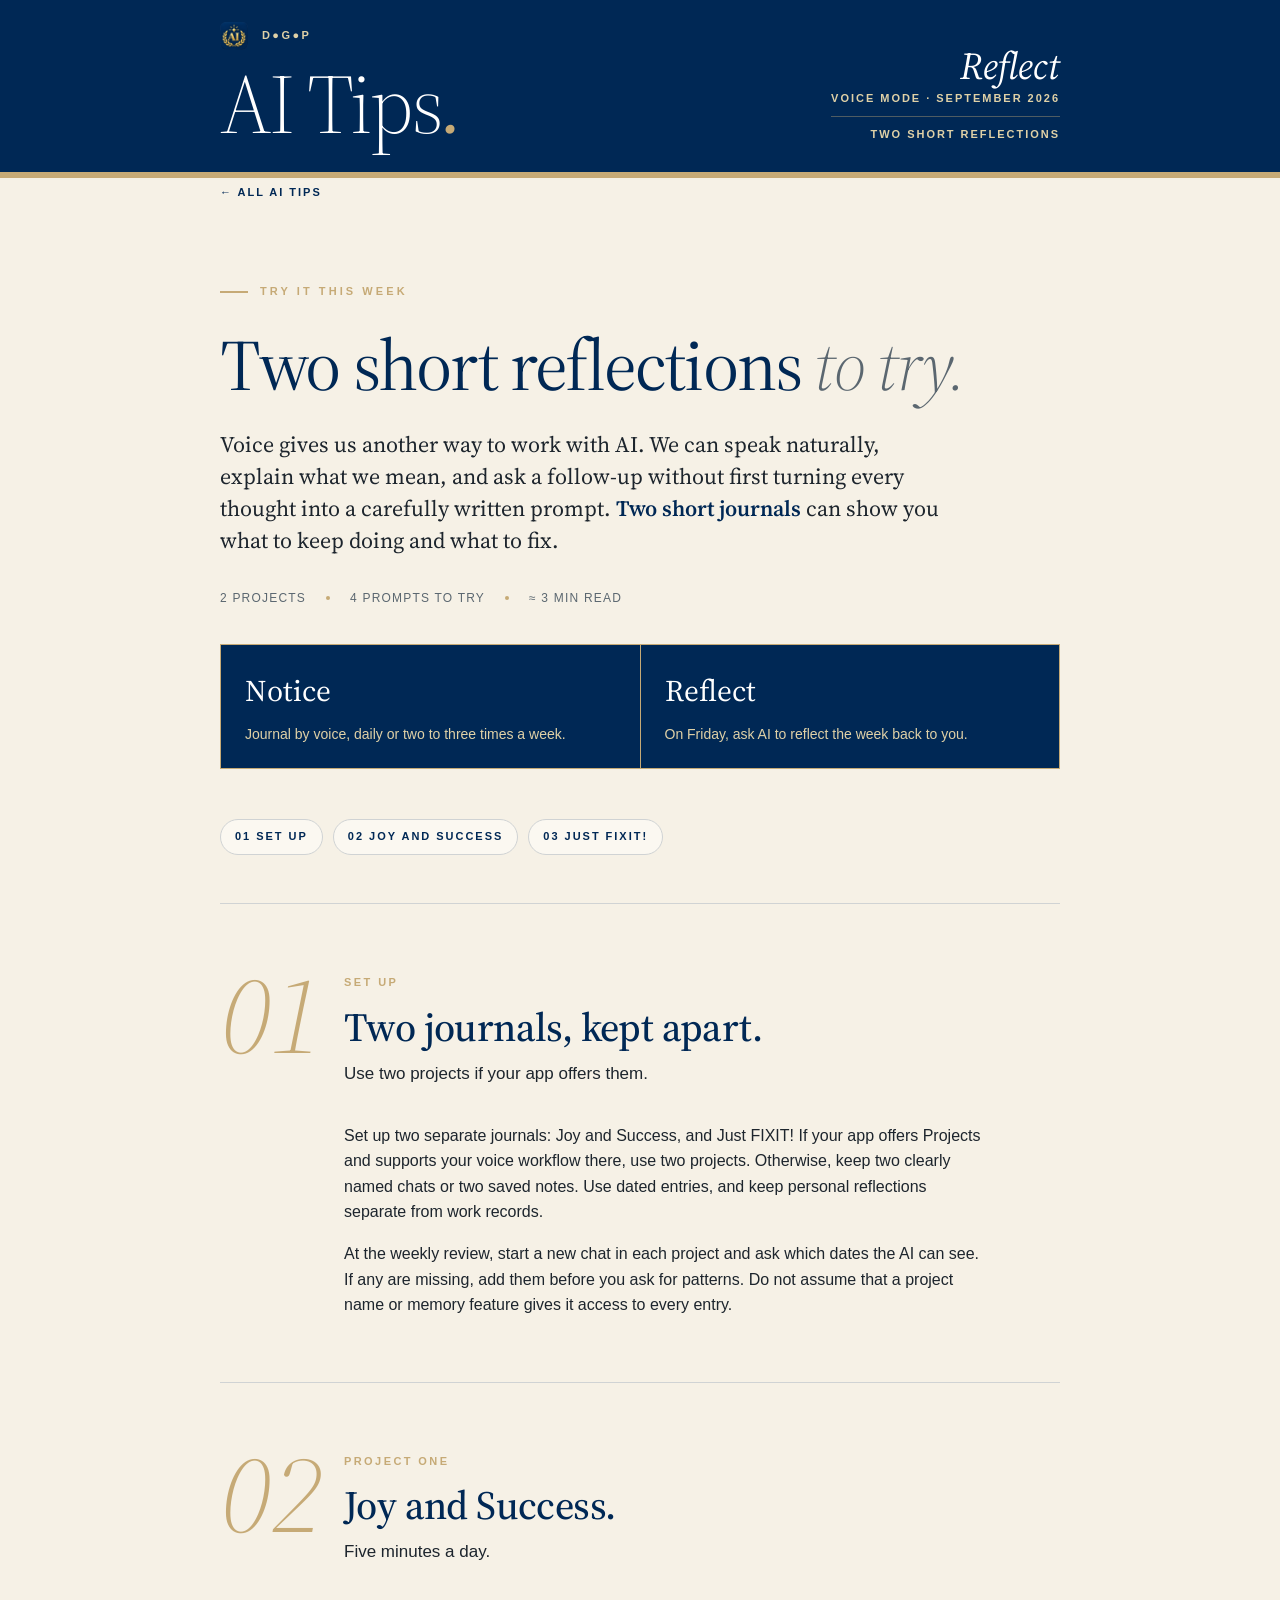
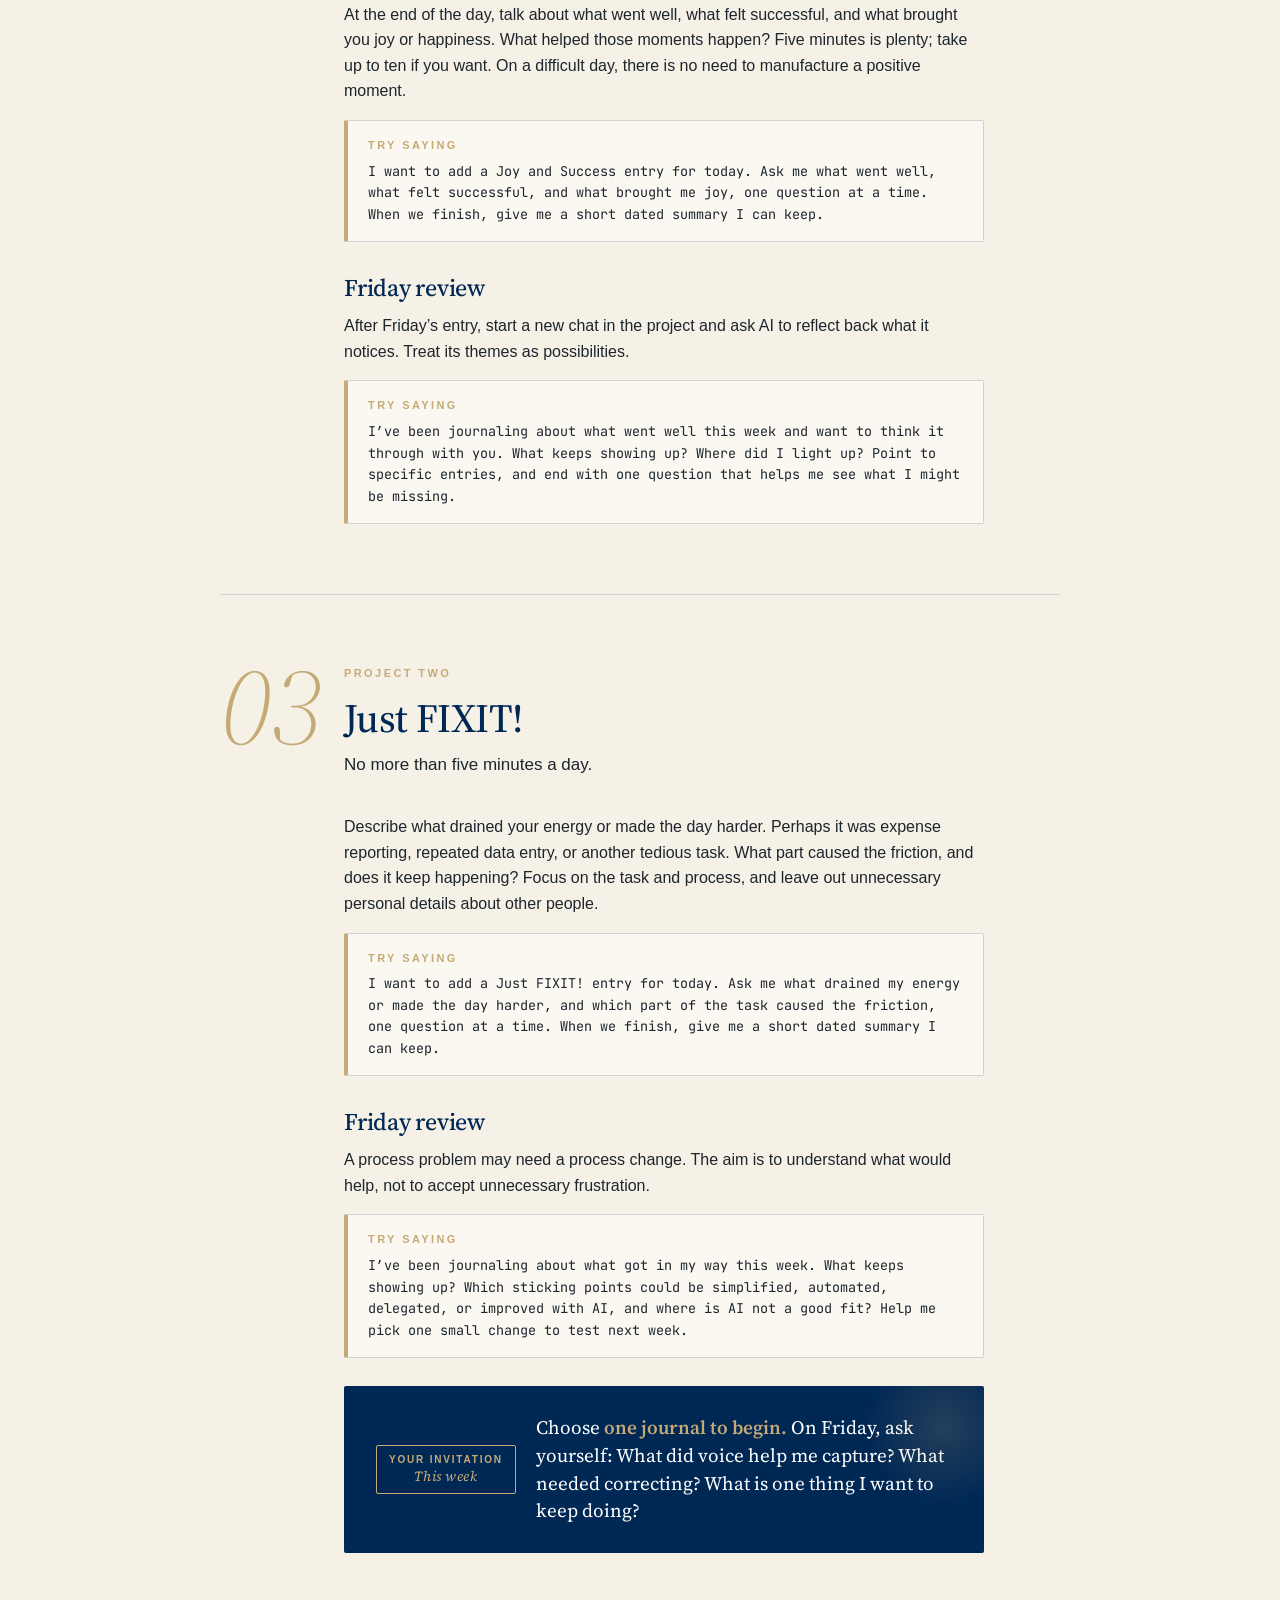
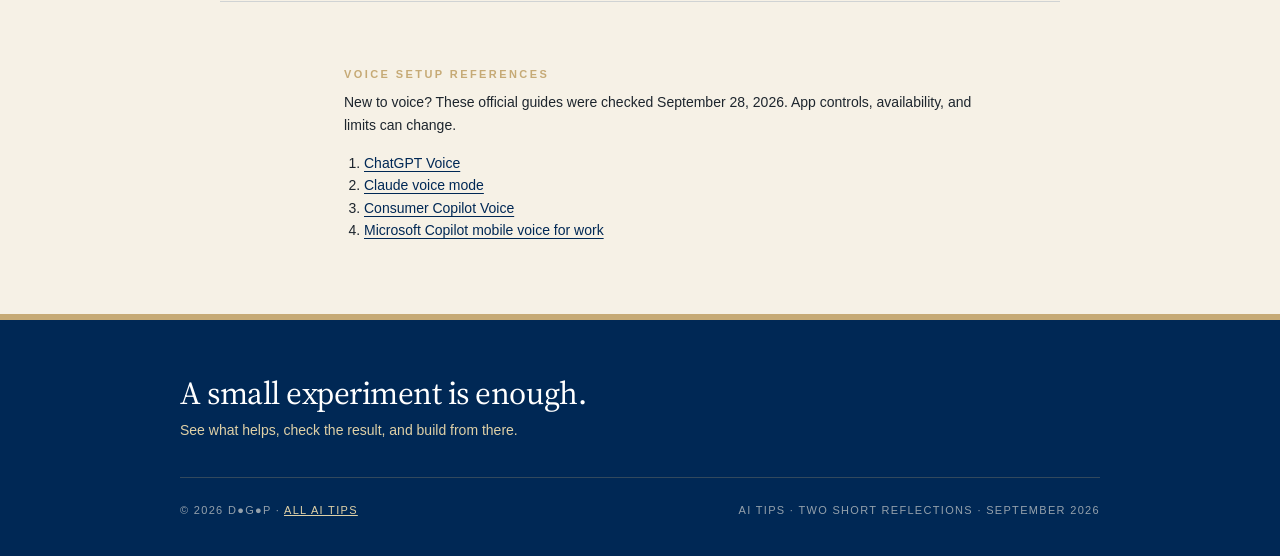
<file: 2026-09-28-voice-reflections/index.html>
<!DOCTYPE html>
<html lang="en">
<head>
<meta charset="UTF-8" />
<meta name="viewport" content="width=device-width, initial-scale=1.0" />
<title>AI Tips: Two Short Reflections to Try with Voice</title>
<meta name="description" content="Two short voice journals, Joy and Success and Just FIXIT!, and a Friday review with AI." />
<link rel="icon" href="../assets/favicon.svg" type="image/svg+xml" />
<link rel="icon" href="../favicon.ico" sizes="48x48" />
<link rel="apple-touch-icon" href="../assets/apple-touch-icon.png" />
<link rel="manifest" href="../assets/site.webmanifest" />
<meta name="theme-color" content="#002855" />
<link rel="stylesheet" href="../assets/style.css" />
<meta property="og:title" content="AI Tips: Voice Reflections" />
<meta property="og:type" content="article" />
</head>
<body>
<header class="masthead"><div class="masthead-inner">
  <div><div class="pub"><img class="pub-icon" src="../assets/favicon.svg" alt="" width="28" height="28" /><span>D&#9679;G&#9679;P</span></div><a class="home" href="../" aria-label="All AI Tips"><div class="wordmark">AI&nbsp;Tips<em>.</em></div></a></div>
  <div class="meta"><span class="meta-num">Reflect</span>Voice Mode &middot; September 2026<hr/>Two short reflections</div>
</div></header>
<main class="page">
  <a class="backlink" href="../">&larr; All AI Tips</a>
  <section class="hero">
    <div class="kicker">Try it this week</div>
    <h1 class="hero-title">Two short reflections <em>to try.</em></h1>
    <p class="lede">Voice gives us another way to work with AI. We can speak naturally, explain what we mean, and ask a follow-up without first turning every thought into a carefully written prompt. <strong>Two short journals</strong> can show you what to keep doing and what to fix.</p>
    <div class="byline"><span>2 Projects</span><span class="dot"></span><span>4 Prompts to Try</span><span class="dot"></span><span>&asymp; 3 min read</span></div>
    <div class="ribbon two">
      <div><strong>Notice</strong><span>Journal by voice, daily or two to three times a week.</span></div>
      <div><strong>Reflect</strong><span>On Friday, ask AI to reflect the week back to you.</span></div>
    </div>
    <nav class="chips" aria-label="On this page"><a href="#setup">01 Set up</a><a href="#joy">02 Joy and Success</a><a href="#fix">03 Just FIXIT!</a></nav>
  </section>

  <section class="section" id="setup">
    <div class="section-head"><div class="num">01</div><div><span class="tag">Set up</span><h2>Two journals, kept apart.</h2><p>Use two projects if your app offers them.</p></div></div>
    <div class="section-body"><div class="col-r">
      <p>Set up two separate journals: Joy and Success, and Just FIXIT! If your app offers Projects and supports your voice workflow there, use two projects. Otherwise, keep two clearly named chats or two saved notes. Use dated entries, and keep personal reflections separate from work records.</p>
      <p>At the weekly review, start a new chat in each project and ask which dates the AI can see. If any are missing, add them before you ask for patterns. Do not assume that a project name or memory feature gives it access to every entry.</p>
    </div></div>
  </section>

  <section class="section" id="joy">
    <div class="section-head"><div class="num">02</div><div><span class="tag">Project one</span><h2>Joy and Success.</h2><p>Five minutes a day.</p></div></div>
    <div class="section-body"><div class="col-r">
      <p>At the end of the day, talk about what went well, what felt successful, and what brought you joy or happiness. What helped those moments happen? Five minutes is plenty; take up to ten if you want. On a difficult day, there is no need to manufacture a positive moment.</p>
      <div class="say"><span class="label">Try saying</span><p>I want to add a Joy and Success entry for today. Ask me what went well, what felt successful, and what brought me joy, one question at a time. When we finish, give me a short dated summary I can keep.</p></div>
      <h3 class="sub-h">Friday review</h3>
      <p>After Friday&rsquo;s entry, start a new chat in the project and ask AI to reflect back what it notices. Treat its themes as possibilities.</p>
      <div class="say"><span class="label">Try saying</span><p>I’ve been journaling about what went well this week and want to think it through with you. What keeps showing up? Where did I light up? Point to specific entries, and end with one question that helps me see what I might be missing.</p></div>
    </div></div>
  </section>

  <section class="section" id="fix">
    <div class="section-head"><div class="num">03</div><div><span class="tag">Project two</span><h2>Just FIXIT!</h2><p>No more than five minutes a day.</p></div></div>
    <div class="section-body"><div class="col-r">
      <p>Describe what drained your energy or made the day harder. Perhaps it was expense reporting, repeated data entry, or another tedious task. What part caused the friction, and does it keep happening? Focus on the task and process, and leave out unnecessary personal details about other people.</p>
      <div class="say"><span class="label">Try saying</span><p>I want to add a Just FIXIT! entry for today. Ask me what drained my energy or made the day harder, and which part of the task caused the friction, one question at a time. When we finish, give me a short dated summary I can keep.</p></div>
      <h3 class="sub-h">Friday review</h3>
      <p>A process problem may need a process change. The aim is to understand what would help, not to accept unnecessary frustration.</p>
      <div class="say"><span class="label">Try saying</span><p>I’ve been journaling about what got in my way this week. What keeps showing up? Which sticking points could be simplified, automated, delegated, or improved with AI, and where is AI not a good fit? Help me pick one small change to test next week.</p></div>
      <aside class="rot narrow"><div class="stamp"><b>Your invitation</b>This week</div><p>Choose <strong>one journal to begin.</strong> On Friday, ask yourself: What did voice help me capture? What needed correcting? What is one thing I want to keep doing?</p></aside>
    </div></div>
  </section>

  <section class="section" id="refs">
    <div class="section-body"><div class="col-r refs">
      <span class="label">Voice setup references</span>
      <p class="tight">New to voice? These official guides were checked September 28, 2026. App controls, availability, and limits can change.</p>
      <ol>
        <li><a href="https://help.openai.com/en/articles/20001274-chatgpt-voice">ChatGPT Voice</a></li>
        <li><a href="https://support.claude.com/en/articles/11101966-use-voice-mode">Claude voice mode</a></li>
        <li><a href="https://support.microsoft.com/en-us/microsoft-copilot/using-copilot-voice-with-microsoft-copilot">Consumer Copilot Voice</a></li>
        <li><a href="https://support.microsoft.com/en-us/microsoft-365-copilot/voice-chat-mobile">Microsoft Copilot mobile voice for work</a></li>
      </ol>
    </div></div>
  </section>
</main>
<footer class="footer">
  <div class="footer-inner"><div><h4>A small experiment is enough.</h4><p>See what helps, check the result, and build from there.</p></div></div>
  <div class="colophon"><span>&copy; 2026 D&#9679;G&#9679;P &middot; <a href="../">All AI Tips</a></span><span>AI Tips &middot; Two Short Reflections &middot; September 2026</span></div>
</footer>
</body>
</html>
</file>
<file: assets/style.css>
@import url("https://fonts.googleapis.com/css2?family=Source+Serif+4:opsz,wght@8..60,300;8..60,400;8..60,500;8..60,600;8..60,700&family=JetBrains+Mono:wght@400;500&display=swap");

  :root {
    --navy: #002855;
    --navy-deep: #001b3a;
    --gold: #c6aa76;
    --gold-soft: #dfd1a7;
    --cream: #f6f1e6;
    --paper: #fbf8f1;
    --ink: #1d252d;
    --ink-soft: #5b6770;
    --rule: #d0d3d4;
    --tint: #dde5ed;
    --serif: "Source Serif 4", Georgia, "Times New Roman", serif;
    --sans: "Helvetica Neue", Helvetica, Arial, sans-serif;
    --mono: "JetBrains Mono", ui-monospace, Menlo, monospace;
  }
  * { box-sizing: border-box; }
  html, body { margin: 0; padding: 0; }
  body {
    background: var(--cream);
    color: var(--ink);
    font-family: var(--sans);
    font-size: 16px;
    line-height: 1.6;
    -webkit-font-smoothing: antialiased;
    text-rendering: optimizeLegibility;
  }
  ::selection { background: var(--gold); color: var(--navy); }

  /* ---------- MASTHEAD ---------- */
  .masthead {
    background: var(--navy);
    color: var(--cream);
    border-bottom: 6px solid var(--gold);
  }
  .masthead-inner {
    max-width: 920px;
    margin: 0 auto;
    padding: 22px 40px 28px;
    display: grid;
    grid-template-columns: 1fr auto;
    align-items: end;
    gap: 24px;
  }
  .pub {
    display: flex;
    align-items: center;
    gap: 14px;
    font-family: var(--sans);
    font-size: 11px;
    letter-spacing: 0.22em;
    text-transform: uppercase;
    color: var(--gold-soft);
    font-weight: 700;
  }
  .pub-mark {
    width: 28px; height: 28px;
    border: 1.5px solid var(--gold);
    display: grid; place-items: center;
    color: var(--gold);
    font-family: var(--serif);
    font-style: italic;
    font-weight: 600;
    font-size: 16px;
    line-height: 1;
  }
  .wordmark {
    font-family: var(--serif);
    font-weight: 300;
    font-size: 84px;
    line-height: 0.95;
    letter-spacing: -0.025em;
    margin: 14px 0 0;
    color: #fff;
  }
  .wordmark em {
    font-style: italic;
    color: var(--gold);
    font-weight: 400;
  }
  .meta {
    text-align: right;
    font-size: 11px;
    letter-spacing: 0.18em;
    text-transform: uppercase;
    color: var(--gold-soft);
    line-height: 1.7;
    font-weight: 600;
  }
  .meta .meta-num {
    display: block;
    font-family: var(--serif);
    font-style: italic;
    font-weight: 400;
    font-size: 38px;
    letter-spacing: 0;
    text-transform: none;
    color: #fff;
    margin-bottom: 4px;
    line-height: 1;
  }
  .meta hr {
    border: 0;
    border-top: 1px solid rgba(198,170,118,0.4);
    margin: 8px 0;
  }

  /* ---------- PAGE ---------- */
  .page {
    max-width: 920px;
    margin: 0 auto;
    padding: 0 40px;
    background: var(--cream);
  }

  /* ---------- HERO ---------- */
  .hero {
    padding: 64px 0 48px;
    border-bottom: 1px solid var(--rule);
    display: grid;
    grid-template-columns: 1fr;
    gap: 28px;
  }
  .kicker {
    font-size: 11px;
    letter-spacing: 0.28em;
    text-transform: uppercase;
    color: var(--gold);
    font-weight: 700;
    display: flex;
    align-items: center;
    gap: 12px;
  }
  .kicker::before {
    content: "";
    display: block;
    width: 28px;
    height: 2px;
    background: var(--gold);
  }
  h1.hero-title {
    font-family: var(--serif);
    font-weight: 400;
    font-size: 72px;
    line-height: 1.0;
    letter-spacing: -0.025em;
    color: var(--navy);
    margin: 0;
  }
  h1.hero-title em {
    font-style: italic;
    color: var(--ink-soft);
    font-weight: 300;
  }
  .lede {
    font-family: var(--serif);
    font-weight: 400;
    font-size: 22px;
    line-height: 1.45;
    color: var(--ink);
    max-width: 720px;
    margin: 0;
    text-wrap: pretty;
  }
  .lede strong { color: var(--navy); font-weight: 600; }

  .byline {
    display: flex;
    align-items: center;
    gap: 20px;
    font-size: 12px;
    letter-spacing: 0.1em;
    text-transform: uppercase;
    color: var(--ink-soft);
    margin-top: 4px;
  }
  .byline .dot { width: 4px; height: 4px; border-radius: 50%; background: var(--gold); }

  /* ---------- SECTION ---------- */
  .section {
    padding: 64px 0 48px;
    border-bottom: 1px solid var(--rule);
  }
  .section:last-of-type { border-bottom: 0; }

  .section-head {
    display: grid;
    grid-template-columns: 96px 1fr;
    gap: 28px;
    align-items: start;
    margin-bottom: 36px;
  }
  .num {
    font-family: var(--serif);
    font-weight: 300;
    font-style: italic;
    font-size: 110px;
    line-height: 0.85;
    color: var(--gold);
    text-align: right;
  }
  .section-head h2 {
    font-family: var(--serif);
    font-weight: 500;
    font-size: 44px;
    line-height: 1.05;
    letter-spacing: -0.015em;
    color: var(--navy);
    margin: 8px 0 12px;
    text-wrap: balance;
  }
  .section-head .tag {
    display: inline-block;
    font-size: 11px;
    letter-spacing: 0.22em;
    text-transform: uppercase;
    color: var(--gold);
    font-weight: 700;
    margin-bottom: 6px;
  }
  .section-head p {
    font-size: 17px;
    line-height: 1.6;
    color: var(--ink);
    margin: 0;
    max-width: 640px;
    text-wrap: pretty;
  }

  .section-body {
    display: grid;
    grid-template-columns: 96px 1fr;
    gap: 28px;
  }
  .section-body > .col-r { grid-column: 2; }
  .section-body p { margin: 0 0 16px; max-width: 640px; }

  /* ---------- COMPARISON ---------- */
  .compare {
    display: grid;
    grid-template-columns: 1fr;
    gap: 20px;
    margin: 8px 0 28px;
  }
  .scenario {
    font-size: 14px;
    line-height: 1.5;
    color: var(--ink-soft);
    margin: 0 0 4px;
    font-style: italic;
    font-family: var(--serif);
    font-size: 17px;
  }
  .pair {
    display: grid;
    grid-template-columns: 1fr 1fr;
    gap: 16px;
  }
  @media (max-width: 760px) {
    .pair { grid-template-columns: 1fr; }
  }

  .card {
    background: var(--paper);
    border: 1px solid var(--rule);
    border-radius: 4px;
    overflow: hidden;
    display: flex;
    flex-direction: column;
  }
  .card.vague { border-top: 4px solid #b85c4c; }
  .card.specific { border-top: 4px solid #2f7a4a; }

  .card-tab {
    display: flex;
    align-items: center;
    justify-content: space-between;
    padding: 12px 16px;
    background: rgba(0,40,85,0.03);
    border-bottom: 1px solid var(--rule);
  }
  .card-tab .label {
    font-size: 10.5px;
    letter-spacing: 0.22em;
    text-transform: uppercase;
    font-weight: 700;
    color: var(--ink-soft);
  }
  .card-tab .badge {
    font-size: 10.5px;
    letter-spacing: 0.18em;
    text-transform: uppercase;
    font-weight: 700;
    padding: 3px 8px;
    border-radius: 999px;
  }
  .badge.bad  { color: #b85c4c; background: rgba(184,92,76,0.1); }
  .badge.good { color: #2f7a4a; background: rgba(47,122,74,0.1); }

  /* prompt block */
  .prompt {
    padding: 18px 18px 16px;
    font-family: var(--mono);
    font-size: 13.5px;
    line-height: 1.55;
    color: var(--ink);
    background: var(--paper);
    border-bottom: 1px dashed var(--rule);
  }
  .prompt::before {
    content: "PROMPT";
    display: block;
    font-family: var(--sans);
    font-size: 10px;
    letter-spacing: 0.24em;
    color: var(--gold);
    font-weight: 700;
    margin-bottom: 8px;
  }

  /* email mockup */
  .email {
    padding: 18px;
    flex: 1;
    display: flex;
    flex-direction: column;
    gap: 10px;
    font-size: 13px;
    line-height: 1.55;
  }
  .email::before {
    content: "AI RESPONSE";
    display: block;
    font-family: var(--sans);
    font-size: 10px;
    letter-spacing: 0.24em;
    color: var(--gold);
    font-weight: 700;
  }
  .email-head {
    display: grid;
    grid-template-columns: 64px 1fr;
    row-gap: 4px;
    column-gap: 8px;
    font-size: 12px;
    color: var(--ink-soft);
    padding-bottom: 10px;
    border-bottom: 1px solid var(--rule);
  }
  .email-head .k { font-weight: 700; letter-spacing: 0.06em; text-transform: uppercase; font-size: 10.5px; padding-top: 2px;}
  .email-head .v { color: var(--ink); }
  .email-head .v.subj { font-weight: 700; color: var(--navy); font-size: 13.5px; }
  .email-body { color: var(--ink); }
  .email-body p { margin: 0 0 8px; }
  .email-body ul { margin: 4px 0 8px 18px; padding: 0; }
  .email-body li { margin: 2px 0; }
  .email-body .sig { color: var(--ink-soft); margin-top: 8px; font-size: 12px; line-height: 1.5; }

  .v-token { color: var(--ink-soft); font-style: italic; }

  /* ---------- WHAT CHANGED ---------- */
  .what-changed {
    margin-top: 16px;
    background: var(--paper);
    border: 1px solid var(--rule);
    border-left: 4px solid var(--gold);
    padding: 28px 32px;
    border-radius: 2px;
  }
  .what-changed h3 {
    font-family: var(--serif);
    font-weight: 500;
    font-size: 24px;
    margin: 0 0 6px;
    color: var(--navy);
    letter-spacing: -0.01em;
  }
  .what-changed .sub {
    font-size: 14px;
    color: var(--ink-soft);
    margin: 0 0 18px;
  }
  .check-grid {
    display: grid;
    grid-template-columns: 1fr 1fr;
    gap: 12px 28px;
    margin: 0;
    padding: 0;
    list-style: none;
  }
  @media (max-width: 600px){ .check-grid { grid-template-columns: 1fr;} }
  .check-grid li {
    display: grid;
    grid-template-columns: 22px 1fr;
    gap: 10px;
    align-items: start;
    font-size: 14.5px;
    line-height: 1.45;
  }
  .check-grid li svg { margin-top: 3px; }

  /* ---------- RULE OF THUMB CALLOUT ---------- */
  .rot {
    margin: 28px 0 0;
    background: var(--navy);
    color: var(--cream);
    padding: 28px 32px;
    border-radius: 2px;
    display: grid;
    grid-template-columns: auto 1fr;
    gap: 20px;
    align-items: center;
    position: relative;
    overflow: hidden;
  }
  .rot::after {
    content: "";
    position: absolute;
    right: -40px; top: -40px;
    width: 160px; height: 160px;
    background: radial-gradient(circle at center, rgba(198,170,118,0.18), transparent 70%);
    pointer-events: none;
  }
  .rot .stamp {
    font-family: var(--serif);
    font-style: italic;
    font-weight: 400;
    color: var(--gold);
    font-size: 14px;
    letter-spacing: 0.04em;
    border: 1px solid var(--gold);
    padding: 8px 12px;
    border-radius: 2px;
    text-align: center;
    line-height: 1.1;
    white-space: nowrap;
  }
  .rot .stamp b { display: block; font-style: normal; font-family: var(--sans); letter-spacing: 0.18em; font-size: 10px; font-weight: 700; margin-bottom: 4px; text-transform: uppercase; color: var(--gold); }
  .rot p {
    margin: 0;
    font-family: var(--serif);
    font-size: 19px;
    line-height: 1.45;
    color: #fff;
    text-wrap: pretty;
  }
  .rot p strong { color: var(--gold); font-weight: 600; }

  /* ---------- FOLLOW-UPS (section 2) ---------- */
  .followups {
    display: grid;
    grid-template-columns: 1fr;
    gap: 10px;
    margin: 6px 0 24px;
  }
  .followup {
    display: grid;
    grid-template-columns: auto 1fr;
    gap: 14px;
    align-items: center;
    padding: 14px 18px;
    background: var(--paper);
    border: 1px solid var(--rule);
    border-radius: 2px;
  }
  .followup .quote {
    font-family: var(--serif);
    font-style: italic;
    font-weight: 400;
    color: var(--gold);
    font-size: 28px;
    line-height: 0.6;
    align-self: start;
    padding-top: 12px;
  }
  .followup p {
    font-family: var(--mono);
    font-size: 13.5px;
    color: var(--ink);
    margin: 0;
    line-height: 1.55;
  }

  .iteration {
    display: grid;
    grid-template-columns: repeat(2, 1fr);
    gap: 16px;
    margin: 18px 0 24px;
  }
  @media (max-width: 600px){ .iteration { grid-template-columns: 1fr; } }
  .stat {
    background: var(--paper);
    border: 1px solid var(--rule);
    padding: 18px 20px;
    border-radius: 2px;
  }
  .stat .n {
    font-family: var(--serif);
    font-weight: 400;
    color: var(--navy);
    font-size: 36px;
    line-height: 1;
    letter-spacing: -0.02em;
  }
  .stat .n em { font-style: italic; color: var(--gold); font-weight: 300; }
  .stat .t {
    font-size: 12px;
    color: var(--ink-soft);
    letter-spacing: 0.08em;
    text-transform: uppercase;
    margin-top: 8px;
    font-weight: 600;
  }

  /* ---------- VIDEOS ---------- */
  .videos-head {
    display: grid;
    grid-template-columns: 96px 1fr auto;
    gap: 28px;
    align-items: end;
    margin-bottom: 28px;
  }
  .videos-head h2 {
    font-family: var(--serif);
    font-weight: 500;
    font-size: 44px;
    line-height: 1.05;
    color: var(--navy);
    margin: 0;
    letter-spacing: -0.015em;
  }
  .videos-head .count {
    font-family: var(--serif);
    font-style: italic;
    color: var(--gold);
    font-size: 18px;
  }
  .videos-head .num { font-size: 110px; }

  .videos {
    display: grid;
    grid-template-columns: 96px 1fr;
    gap: 28px;
  }
  .video-grid {
    display: grid;
    grid-template-columns: 1fr 1fr;
    gap: 20px;
  }
  @media (max-width: 700px){ .video-grid { grid-template-columns: 1fr; } }

  .video {
    background: var(--paper);
    border: 1px solid var(--rule);
    border-radius: 2px;
    overflow: hidden;
    display: flex;
    flex-direction: column;
    text-decoration: none;
    color: inherit;
    transition: transform .18s ease, box-shadow .18s ease;
  }
  .video:hover { transform: translateY(-2px); box-shadow: 0 18px 32px -22px rgba(0,40,85,0.45); }
  .video-thumb {
    position: relative;
    aspect-ratio: 16/9;
    background: #000;
    overflow: hidden;
  }
  .video-thumb img {
    width: 100%; height: 100%;
    object-fit: cover;
    display: block;
  }
  .video-thumb .play {
    position: absolute;
    inset: 0;
    display: grid;
    place-items: center;
  }
  .video-thumb .play span {
    width: 56px; height: 56px;
    border-radius: 50%;
    background: rgba(0,40,85,0.9);
    border: 2px solid var(--gold);
    display: grid; place-items: center;
    box-shadow: 0 8px 24px rgba(0,0,0,0.4);
    transition: transform .18s ease;
  }
  .video:hover .play span { transform: scale(1.08); }
  .video-thumb .duration {
    position: absolute;
    bottom: 10px; right: 10px;
    background: rgba(0,0,0,0.78);
    color: #fff;
    padding: 3px 8px;
    border-radius: 2px;
    font-size: 11px;
    font-weight: 600;
    letter-spacing: 0.04em;
    font-family: var(--mono);
  }
  .video-meta {
    padding: 18px 20px 20px;
    display: flex;
    flex-direction: column;
    gap: 10px;
  }
  .video-meta .src {
    font-size: 11px;
    letter-spacing: 0.18em;
    text-transform: uppercase;
    color: var(--gold);
    font-weight: 700;
  }
  .video-meta h3 {
    font-family: var(--serif);
    font-weight: 500;
    font-size: 20px;
    line-height: 1.2;
    color: var(--navy);
    margin: 0;
    letter-spacing: -0.01em;
    text-wrap: balance;
  }
  .video-meta .cta {
    margin-top: auto;
    display: inline-flex;
    align-items: center;
    gap: 8px;
    font-size: 12px;
    color: var(--ink-soft);
    letter-spacing: 0.12em;
    text-transform: uppercase;
    font-weight: 700;
  }
  .video-meta .cta svg { transition: transform .18s ease; }
  .video:hover .cta svg { transform: translateX(3px); }

  /* ---------- FOOTER ---------- */
  .footer {
    background: var(--navy);
    color: var(--cream);
    padding: 56px 40px 36px;
    border-top: 6px solid var(--gold);
    margin-top: 24px;
  }
  .footer-inner {
    max-width: 920px;
    margin: 0 auto;
    display: grid;
    grid-template-columns: 1fr auto;
    gap: 32px;
    align-items: end;
  }
  @media (max-width: 700px){ .footer-inner { grid-template-columns: 1fr; } }
  .footer h4 {
    font-family: var(--serif);
    font-weight: 400;
    font-size: 32px;
    line-height: 1.1;
    margin: 0 0 8px;
    color: #fff;
    letter-spacing: -0.015em;
  }
  .footer p {
    margin: 0;
    font-size: 14px;
    color: var(--gold-soft);
    line-height: 1.6;
    max-width: 420px;
  }
  .footer .cta-btn {
    display: inline-flex;
    align-items: center;
    gap: 10px;
    background: var(--gold);
    color: var(--navy);
    padding: 12px 22px;
    text-decoration: none;
    font-weight: 700;
    font-size: 13px;
    letter-spacing: 0.16em;
    text-transform: uppercase;
    border-radius: 2px;
    transition: background .18s ease;
  }
  .footer .cta-btn:hover { background: #d6bf91; }
  .colophon {
    max-width: 920px;
    margin: 36px auto 0;
    padding-top: 24px;
    border-top: 1px solid rgba(198,170,118,0.25);
    font-size: 11px;
    letter-spacing: 0.12em;
    text-transform: uppercase;
    color: rgba(246,241,230,0.6);
    display: flex;
    justify-content: space-between;
    flex-wrap: wrap;
    gap: 16px;
  }

  /* small */
  @media (max-width: 760px) {
    .masthead-inner { grid-template-columns: 1fr; }
    .meta { text-align: left; }
    .wordmark { font-size: 56px; }
    h1.hero-title { font-size: 48px; }
    .section-head, .section-body, .videos, .videos-head { grid-template-columns: 1fr; }
    .num { text-align: left; font-size: 80px; }
    .videos-head .num { font-size: 80px; }
    .page { padding: 0 24px; }
    .footer { padding: 44px 24px 24px; }
  }

  html{scroll-behavior:smooth}
  nav.chips{display:flex;flex-wrap:wrap;gap:10px;padding:22px 0 0}
  nav.chips a{font-size:11px;letter-spacing:.18em;text-transform:uppercase;font-weight:700;color:var(--navy);text-decoration:none;border:1px solid var(--rule);background:var(--paper);padding:8px 14px;border-radius:999px}
  nav.chips a:hover{border-color:var(--gold)}
  a:focus-visible{outline:3px solid var(--gold);outline-offset:3px}
  .ribbon{display:grid;grid-template-columns:repeat(3,1fr);gap:1px;background:var(--gold);border:1px solid var(--gold);margin:8px 0 0}
  .ribbon div{background:var(--navy);color:var(--cream);padding:22px 24px}
  .ribbon strong{display:block;font-family:var(--serif);font-weight:400;font-size:30px;color:#fff;margin-bottom:6px}
  .ribbon span{font-size:14px;color:var(--gold-soft);line-height:1.5}
  @media(max-width:700px){.ribbon{grid-template-columns:1fr}}
  .sub-h{font-family:var(--serif);font-weight:500;font-size:24px;line-height:1.2;color:var(--navy);margin:32px 0 10px;letter-spacing:-.01em}
  .label{font-size:11px;letter-spacing:.22em;text-transform:uppercase;color:var(--gold);font-weight:700;margin:0 0 8px;display:block}
  ol.steps{list-style:none;counter-reset:s;margin:0 0 20px;padding:0;max-width:640px}
  ol.steps li{counter-increment:s;display:grid;grid-template-columns:40px 1fr;gap:10px;margin:0 0 12px}
  ol.steps li::before{content:counter(s);font-family:var(--serif);font-style:italic;font-weight:300;font-size:34px;line-height:.9;color:var(--gold);text-align:right}
  .say{margin:8px 0 22px;background:var(--paper);border:1px solid var(--rule);border-left:4px solid var(--gold);border-radius:2px;padding:16px 20px;max-width:640px}
  .say .label{margin-bottom:6px}
  .say p{font-family:var(--mono);font-size:13.5px;line-height:1.6;margin:0;color:var(--ink)}
  .team{display:grid;grid-template-columns:repeat(3,1fr);gap:16px;margin:8px 0 24px}
  @media(max-width:760px){.team{grid-template-columns:1fr}}
  .team .card{border-top:4px solid var(--gold);padding:16px 18px}
  .team .card .eyebrow{font-size:10.5px;letter-spacing:.2em;text-transform:uppercase;color:var(--gold);font-weight:700}
  .team .card h4{font-family:var(--serif);font-weight:500;font-size:19px;line-height:1.2;color:var(--navy);margin:6px 0 8px}
  .team .card p{font-size:14px;line-height:1.5;margin:0;max-width:none}
  .note{font-size:14px;color:var(--ink-soft);max-width:640px}
  .refs{font-size:14px;max-width:640px}
  .refs ol{padding-left:20px;margin:8px 0 0}
  .refs a,.section-body a{color:var(--navy);text-underline-offset:3px}
  .section-head h2{font-size:40px}
  @media print{body{background:#fff}.masthead,.rot,.footer,.ribbon div{-webkit-print-color-adjust:exact;print-color-adjust:exact}nav.chips{display:none}.section{padding:32px 0 24px}}

/* ---------- ADDED FOR SITE ---------- */
.ribbon.two{grid-template-columns:repeat(2,1fr)}
@media(max-width:700px){.ribbon.two{grid-template-columns:1fr}}
.sub-h.first{margin-top:0}
.tight{margin:0}
.rot.narrow{max-width:640px}
.masthead a.home{color:inherit;text-decoration:none}
.backlink{display:inline-block;font-size:11px;letter-spacing:.18em;text-transform:uppercase;font-weight:700;color:var(--navy);text-decoration:none;margin:0 0 18px}
.backlink:hover{color:var(--gold)}
.footer a{color:var(--gold-soft)}
.page.narrow{max-width:920px;margin:0 auto;padding:0 40px}
.archive{max-width:920px;margin:0 auto;padding:48px 40px 72px}
.archive h1{font-family:var(--serif);font-weight:400;font-size:44px;line-height:1.1;color:var(--navy);margin:0 0 10px}
.archive .intro{color:var(--ink-soft);max-width:620px;margin:0 0 36px}
.archive h2.month{font-size:11px;letter-spacing:.22em;text-transform:uppercase;color:var(--gold);font-weight:700;border-bottom:1px solid var(--rule);padding:0 0 8px;margin:36px 0 0}
.entry{display:grid;grid-template-columns:110px 1fr 28px;gap:20px;align-items:start;padding:22px 0;border-bottom:1px solid var(--rule);text-decoration:none;color:inherit}
.entry:target{background:var(--paper);outline:2px solid var(--gold);outline-offset:6px}
.entry time{font-family:var(--mono);font-size:12.5px;color:var(--ink-soft);padding-top:6px}
.entry .tag{display:inline-block;font-size:10.5px;letter-spacing:.2em;text-transform:uppercase;font-weight:700;color:var(--gold);margin:0 0 4px}
.entry h3{font-family:var(--serif);font-weight:500;font-size:24px;line-height:1.2;color:var(--navy);margin:0 0 6px}
.entry p{margin:0;font-size:15px;color:var(--ink-soft);max-width:560px}
.entry .go{font-size:22px;color:var(--gold);padding-top:4px;text-align:right}
.entry:hover h3{text-decoration:underline;text-decoration-color:var(--gold);text-underline-offset:4px}
@media(max-width:700px){.entry{grid-template-columns:1fr 24px}.entry time{grid-column:1/-1;padding:0}.archive,.page.narrow{padding-left:20px;padding-right:20px}.archive h1{font-size:34px}}

/* issue 002 */
.em-navy{color:var(--navy)}
.email-note{color:var(--ink-soft);font-size:12px}
.email-note.it{font-style:italic}
.list-label{margin:0 0 18px;color:var(--ink-soft);font-size:14px;letter-spacing:.06em;text-transform:uppercase;font-weight:700}
.video .play{display:none}
.tag-inline{display:inline-block;font-size:11px;letter-spacing:.22em;text-transform:uppercase;color:var(--gold);font-weight:700;margin-bottom:6px}

.pub-icon{width:28px;height:28px;display:block;flex:none}

/* ---------- NEWSLETTER PAGE (scoped under .nl) ---------- */
.nl{font-size:15px;line-height:1.55}
.nl .nl-hero{padding:44px 0 28px}
.nl .nl-kicker{font-size:11px;letter-spacing:.28em;text-transform:uppercase;color:var(--gold);font-weight:700;display:flex;align-items:center;gap:12px;margin-bottom:16px}
.nl .nl-kicker::before{content:"";width:28px;height:2px;background:var(--gold)}
.nl h1{font-family:var(--serif);font-weight:400;font-size:56px;line-height:1.02;letter-spacing:-.025em;color:var(--navy);margin:0 0 18px}
.nl h1 em{font-style:italic;color:var(--ink-soft);font-weight:300}
.nl .nl-lede{font-family:var(--serif);font-size:21px;line-height:1.45;max-width:720px;margin:0}
.nl .nl-lede strong{color:var(--navy);font-weight:600}
.nl h2.nl-label{font-size:11px;letter-spacing:.24em;text-transform:uppercase;color:var(--gold);font-weight:700;margin:0 0 14px;padding-bottom:8px;border-bottom:1px solid var(--rule);display:flex;gap:14px;align-items:baseline}
.nl h2.nl-label span{color:var(--ink-soft);letter-spacing:.06em;text-transform:none;font-weight:400;font-size:13px}
.nl section{padding:26px 0 8px}
.nl .nl-cards{display:grid;grid-template-columns:repeat(3,1fr);gap:16px}
.nl .nl-card{background:var(--paper);border:1px solid var(--rule);border-top:4px solid var(--gold);border-radius:3px;padding:16px 18px 18px}
.nl .nl-eyebrow{font-size:10.5px;letter-spacing:.2em;text-transform:uppercase;color:var(--gold);font-weight:700}
.nl h3{font-family:var(--serif);font-weight:500;font-size:20px;line-height:1.2;color:var(--navy);margin:6px 0 8px;letter-spacing:-.01em}
.nl .nl-card p{margin:0;font-size:14px;line-height:1.5}
.nl .nl-try{display:grid;grid-template-columns:1.35fr 1fr;gap:20px;align-items:stretch}
.nl ol.nl-steps{list-style:none;margin:0;padding:0;counter-reset:s}
.nl ol.nl-steps li{counter-increment:s;display:grid;grid-template-columns:38px 1fr;gap:10px;margin:0 0 14px}
.nl ol.nl-steps li::before{content:counter(s);font-family:var(--serif);font-style:italic;font-weight:300;font-size:36px;line-height:.9;color:var(--gold);text-align:right}
.nl ol.nl-steps b{color:var(--navy)}
.nl .nl-tag{font-size:10px;letter-spacing:.2em;font-weight:700;color:var(--gold);margin-left:6px}
.nl .nl-prompt{background:var(--navy);color:var(--cream);border-radius:2px;padding:22px 24px;position:relative;overflow:hidden;display:flex;flex-direction:column;justify-content:center}
.nl .nl-prompt::after{content:"";position:absolute;right:-40px;top:-40px;width:160px;height:160px;background:radial-gradient(circle at center,rgba(198,170,118,.18),transparent 70%)}
.nl .nl-prompt .nl-eyebrow{margin-bottom:8px}
.nl .nl-prompt p{margin:0;font-family:var(--serif);font-style:italic;font-size:18px;line-height:1.45;color:#fff;position:relative}
.nl .nl-action{margin-top:18px;background:var(--paper);border:1px solid var(--rule);border-left:4px solid var(--gold);padding:14px 20px;font-size:14.5px}
.nl .nl-action .nl-eyebrow{margin-right:10px}
.nl .nl-action em{color:var(--navy)}
.nl .nl-tip{margin-top:14px;background:var(--navy);color:#fff;border-left:4px solid var(--gold);padding:12px 20px;font-size:14.5px}
.nl .nl-tip b{color:var(--gold);letter-spacing:.08em}
.nl .nl-tip a{color:#fff;text-underline-offset:3px}
.nl .nl-videos{display:grid;grid-template-columns:repeat(3,1fr);gap:16px}
.nl .nl-video{background:var(--paper);border:1px solid var(--rule);border-radius:2px;overflow:hidden;display:flex;flex-direction:column;text-decoration:none;color:inherit;transition:transform .18s,box-shadow .18s}
.nl .nl-video:hover{transform:translateY(-2px);box-shadow:0 18px 32px -22px rgba(0,40,85,.45)}
.nl .nl-thumb{position:relative;aspect-ratio:16/9;background:var(--navy);overflow:hidden;border-bottom:3px solid var(--gold)}
.nl .nl-thumb img{width:100%;height:100%;object-fit:cover;display:block}
.nl .nl-play{position:absolute;inset:0;display:grid;place-items:center}
.nl .nl-play span{width:48px;height:48px;border-radius:50%;background:rgba(0,40,85,.9);border:2px solid var(--gold);display:grid;place-items:center}
.nl .nl-vmeta{padding:14px 16px 16px;display:flex;flex-direction:column;gap:6px}
.nl .nl-vmeta .nl-src{font-size:10.5px;letter-spacing:.18em;text-transform:uppercase;color:var(--gold);font-weight:700}
.nl .nl-vmeta h3{font-size:17px;margin:0}
.nl .nl-vmeta p{margin:0;font-size:13.5px;color:var(--ink-soft);line-height:1.45}
.nl h2.nl-label span.nl-projs{display:flex;flex-wrap:wrap;gap:10px 26px;margin-left:8px}
.nl .nl-proj{font-family:var(--serif);font-weight:700;font-size:20px;line-height:1;color:var(--navy);letter-spacing:-.005em;display:inline-flex;align-items:center;gap:9px;text-transform:none}
.nl .nl-proj i,.nl .nl-n{font-style:normal;font-family:var(--sans);font-weight:700;font-size:13px;display:inline-grid;place-items:center;width:24px;height:24px;border-radius:50%;background:var(--navy);color:var(--gold);letter-spacing:0}
.nl .nl-eyebrow.nl-lab{display:flex;align-items:center;gap:9px;font-size:12px;letter-spacing:.14em;font-weight:700;color:#fff}
.nl .nl-eyebrow.nl-lab .nl-n{background:var(--gold);color:var(--navy);width:22px;height:22px}
.nl .nl-action .nl-eyebrow.nl-lab{display:inline-flex;margin-right:12px;color:var(--navy);vertical-align:middle}
.nl .nl-action .nl-eyebrow.nl-lab .nl-n{background:var(--navy);color:var(--gold)}
.nl .nl-note{margin:22px 0 0;text-align:center;font-size:12.5px;font-style:italic;color:var(--ink-soft)}
@media(max-width:760px){.nl h1{font-size:40px}
.nl .nl-cards,.nl .nl-try,.nl .nl-videos{grid-template-columns:1fr}
}
@media print{.nl .nl-proj{font-size:12pt}
.nl .nl-proj i,.nl .nl-n{width:16px;height:16px;font-size:8pt}
.nl h2.nl-label span.nl-projs{gap:6px 16px}
.nl .nl-eyebrow.nl-lab{font-size:8pt}
.nl .nl-prompt,.nl .nl-tip,.nl .nl-card,.nl .nl-action{-webkit-print-color-adjust:exact;print-color-adjust:exact}
.nl .nl-hero{padding:10px 0 4px}
.nl h1{font-size:24pt;margin-bottom:6px}
.nl .nl-lede{font-size:11.5pt}
.nl section{padding:8px 0 0}
.nl .nl-kicker{display:none}
.nl .nl-thumb{aspect-ratio:16/7}
.nl .nl-play span{width:36px;height:36px}
.nl h2.nl-label{margin-bottom:8px;font-size:8pt}
.nl h3{font-size:11.5pt;margin:3px 0 4px}
.nl .nl-card{padding:8px 10px}
.nl .nl-card p{font-size:8.5pt}
.nl ol.nl-steps li{margin-bottom:6px;grid-template-columns:26px 1fr}
.nl ol.nl-steps li::before{font-size:22pt}
.nl .nl-try{font-size:9pt}
.nl .nl-prompt{padding:12px 14px}
.nl .nl-prompt p{font-size:10pt;line-height:1.35}
.nl .nl-action,.nl .nl-tip{font-size:9pt;padding:6px 12px;margin-top:6px}
.nl .nl-vmeta{padding:8px 10px}
.nl .nl-vmeta h3{font-size:10.5pt}
.nl .nl-vmeta p{font-size:8.5pt}
.nl .nl-note{font-size:8pt;margin-top:8px}
.nl .nl-video:hover{transform:none;box-shadow:none}
}
</file>
